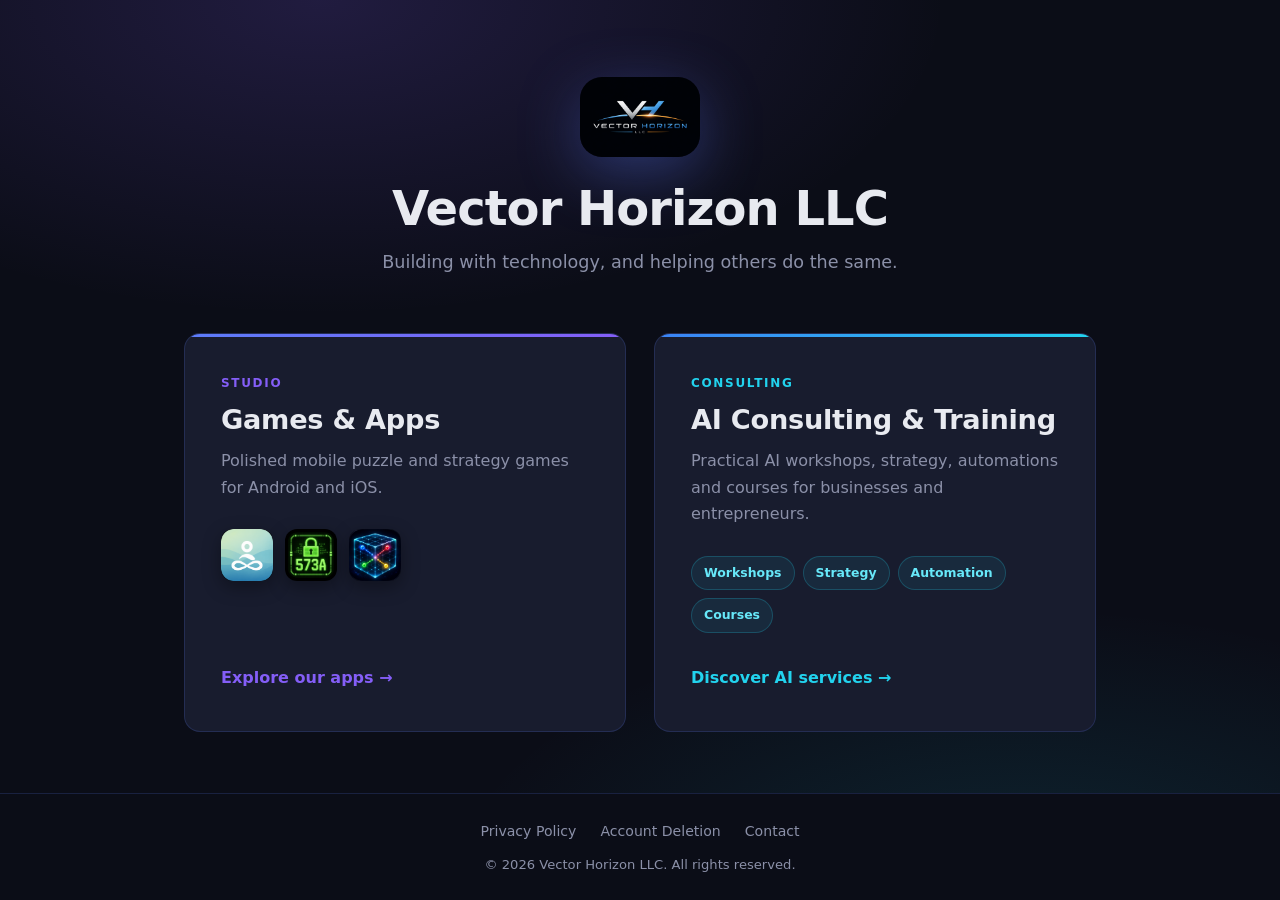
<file: index.html>
<!DOCTYPE html>
<html lang="en">
<head>
  <meta charset="UTF-8" />
  <meta name="viewport" content="width=device-width, initial-scale=1.0" />
  <meta name="description" content="Vector Horizon LLC — mobile games & apps, and practical AI consulting & training for businesses." />
  <title>Vector Horizon LLC</title>
  <meta property="og:title" content="Vector Horizon LLC" />
  <meta property="og:description" content="Mobile games & apps, and practical AI consulting & training for businesses." />
  <meta property="og:image" content="https://vectorhorizonllc.com/assets/logo.png" />
  <meta property="og:url" content="https://vectorhorizonllc.com/" />
  <link rel="stylesheet" href="css/style.css" />
  <link rel="icon" href="assets/logo.png" type="image/png" />
</head>
<body class="gateway">

  <main class="gateway-main">
    <div class="gateway-head">
      <img src="assets/logo.png" alt="Vector Horizon LLC" class="gateway-logo" />
      <h1>Vector Horizon LLC</h1>
      <p>Building with technology, and helping others do the same.</p>
    </div>

    <div class="gateway-grid">

      <a href="games/" class="gateway-card">
        <span class="gateway-kicker">Studio</span>
        <h2>Games &amp; Apps</h2>
        <p>Polished mobile puzzle and strategy games for Android and iOS.</p>
        <div class="gateway-icons" aria-hidden="true">
          <img src="assets/shinshinka-icon.png" alt="" />
          <img src="assets/codebreaker-icon.png" alt="" />
          <img src="assets/spatial-dots-icon.png" alt="" />
        </div>
        <span class="gateway-cta">Explore our apps <span aria-hidden="true">&rarr;</span></span>
      </a>

      <a href="ai/" class="gateway-card gateway-card-ai">
        <span class="gateway-kicker">Consulting</span>
        <h2>AI Consulting &amp; Training</h2>
        <p>Practical AI workshops, strategy, automations and courses for businesses and entrepreneurs.</p>
        <div class="gateway-chips" aria-hidden="true">
          <span>Workshops</span><span>Strategy</span><span>Automation</span><span>Courses</span>
        </div>
        <span class="gateway-cta">Discover AI services <span aria-hidden="true">&rarr;</span></span>
      </a>

    </div>
  </main>

  <footer class="gateway-footer">
    <ul class="footer-links">
      <li><a href="privacy.html">Privacy Policy</a></li>
      <li><a href="account-deletion.html">Account Deletion</a></li>
      <li><a href="mailto:support@vectorhorizonllc.com">Contact</a></li>
    </ul>
    <p>&copy; 2026 Vector Horizon LLC. All rights reserved.</p>
  </footer>

</body>
</html>
</file>
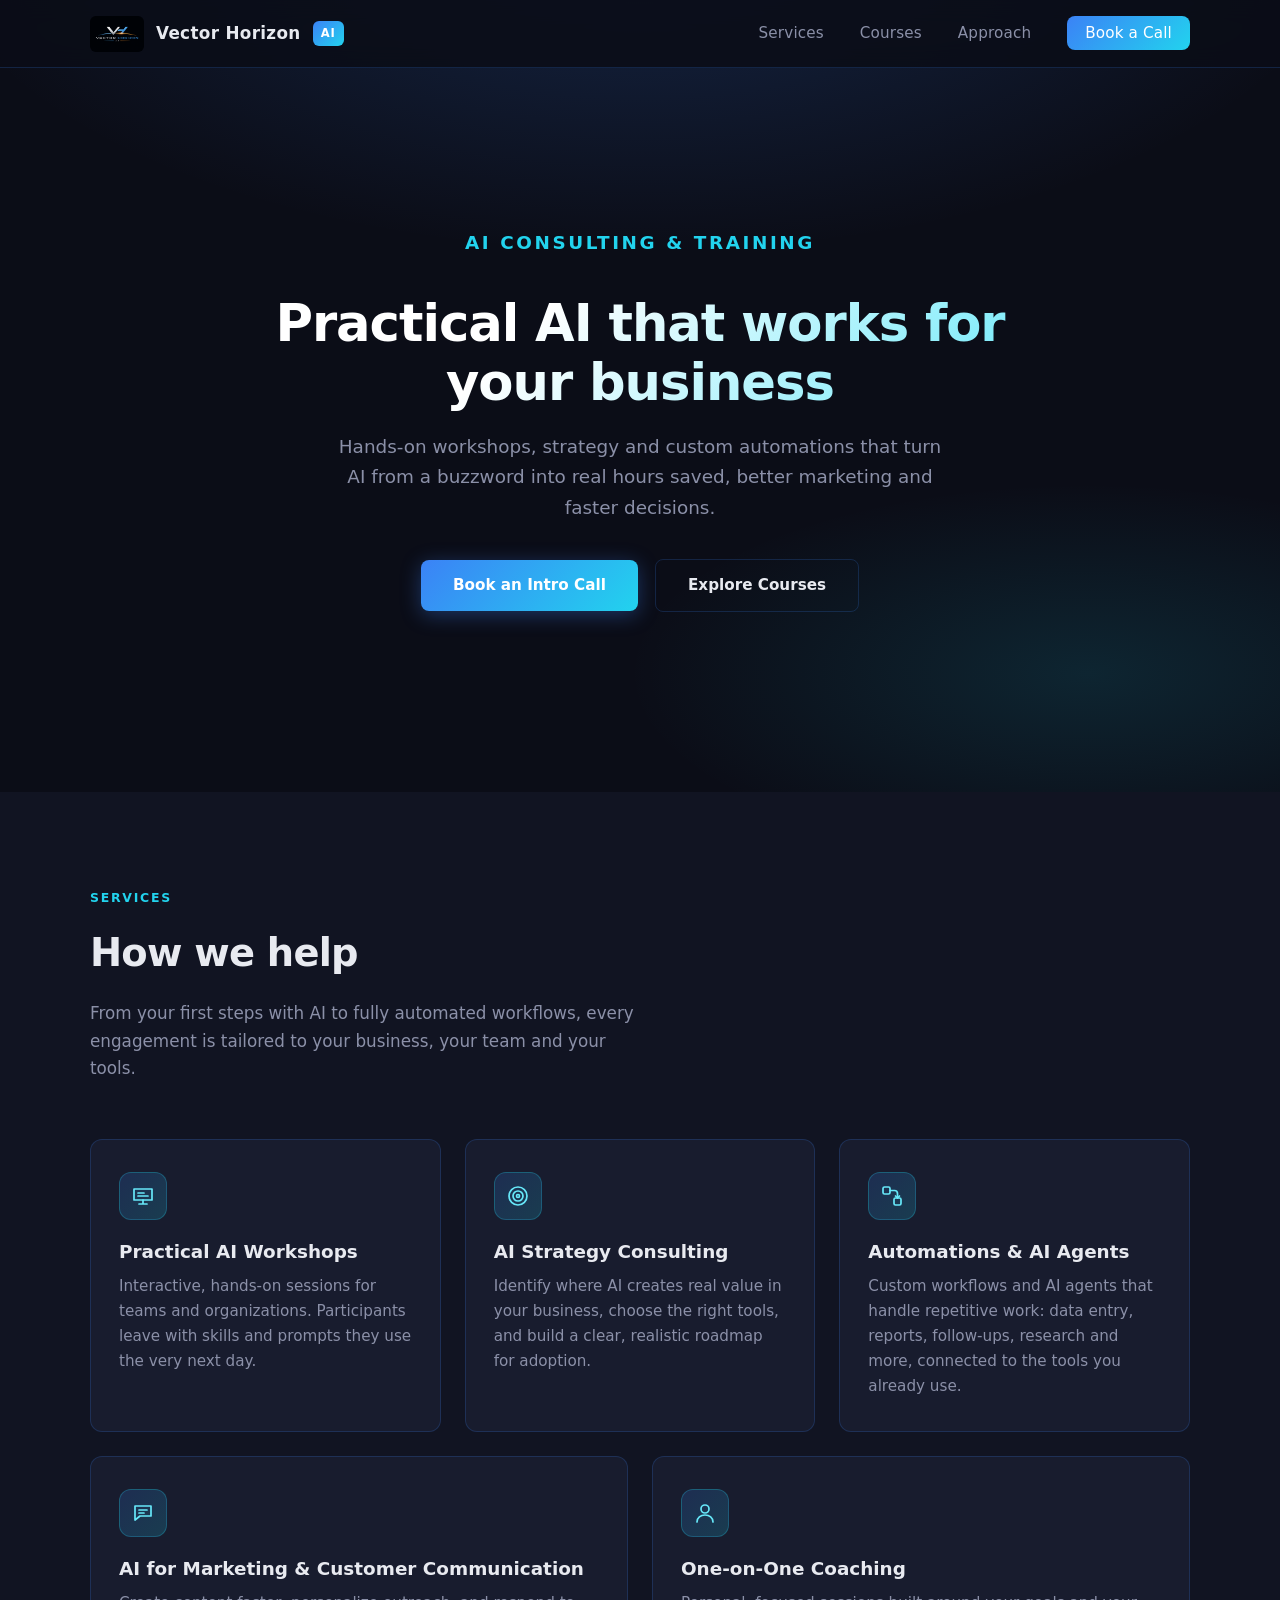
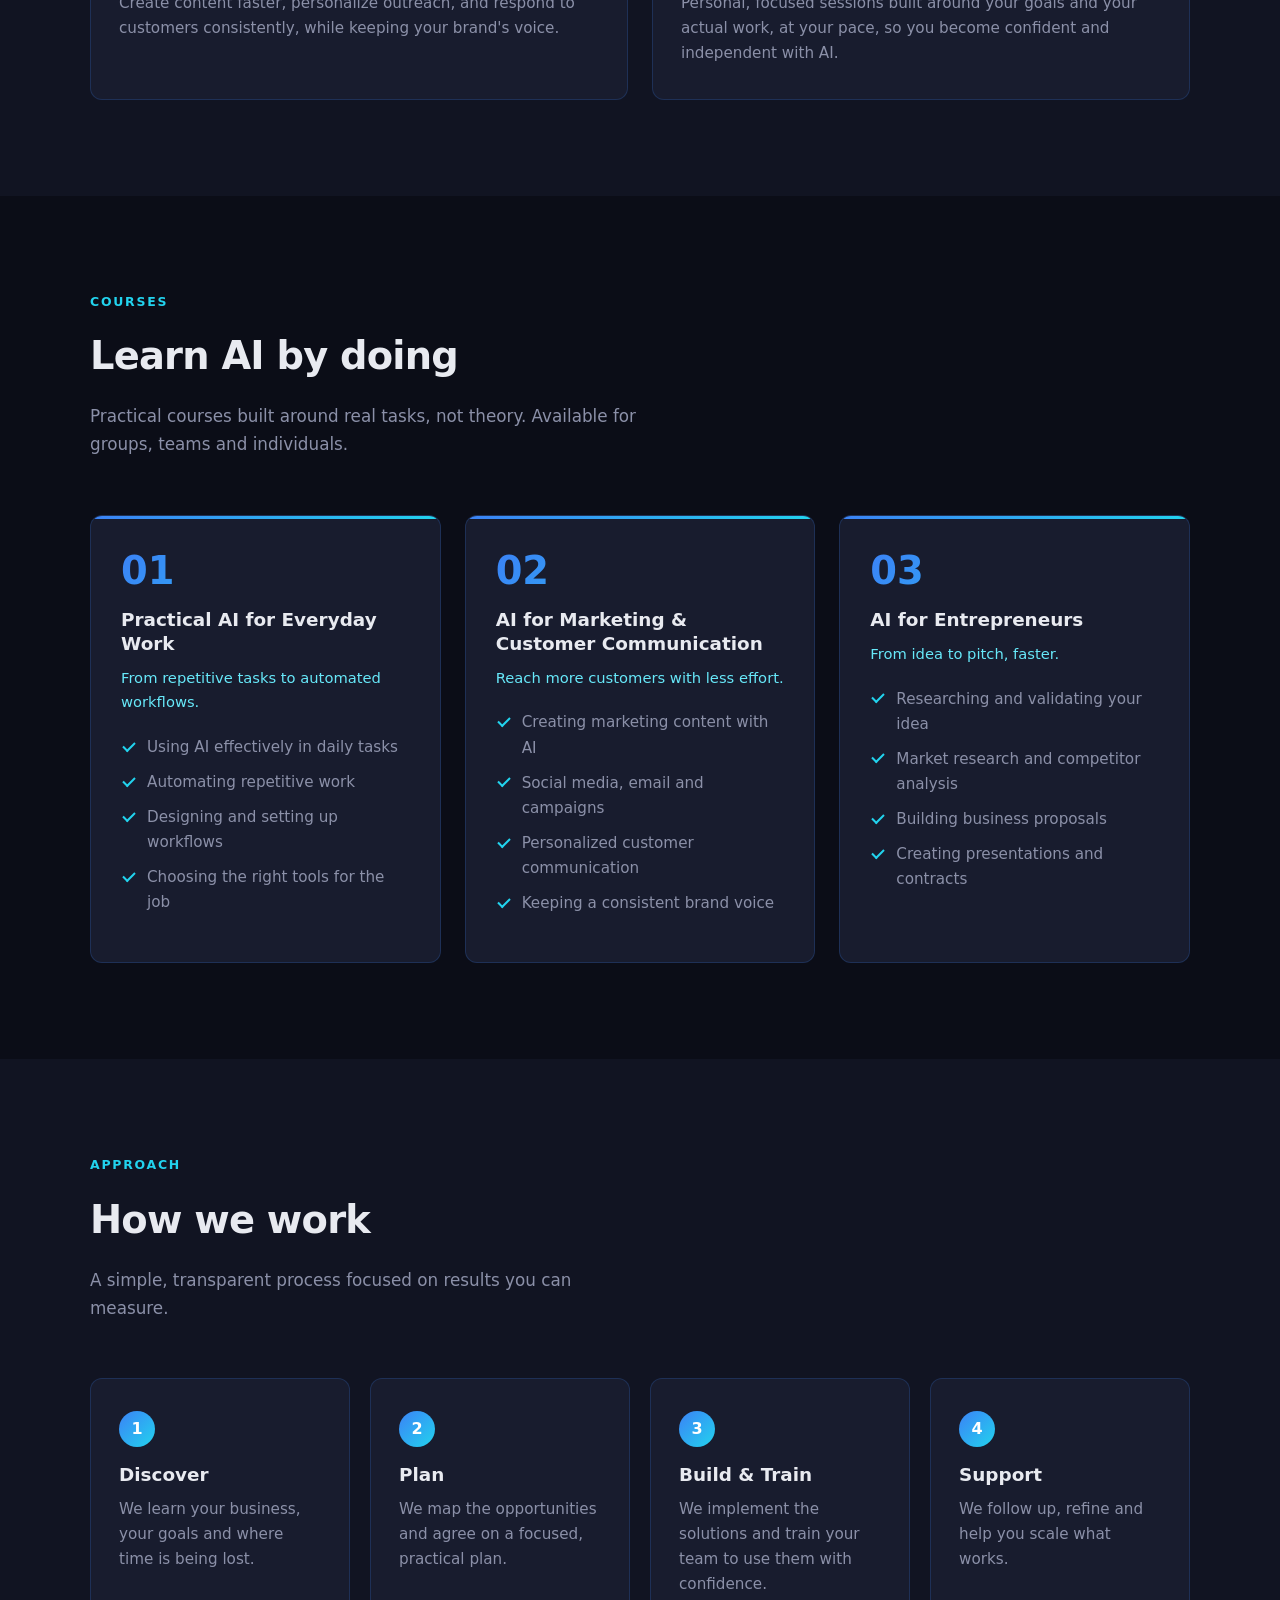
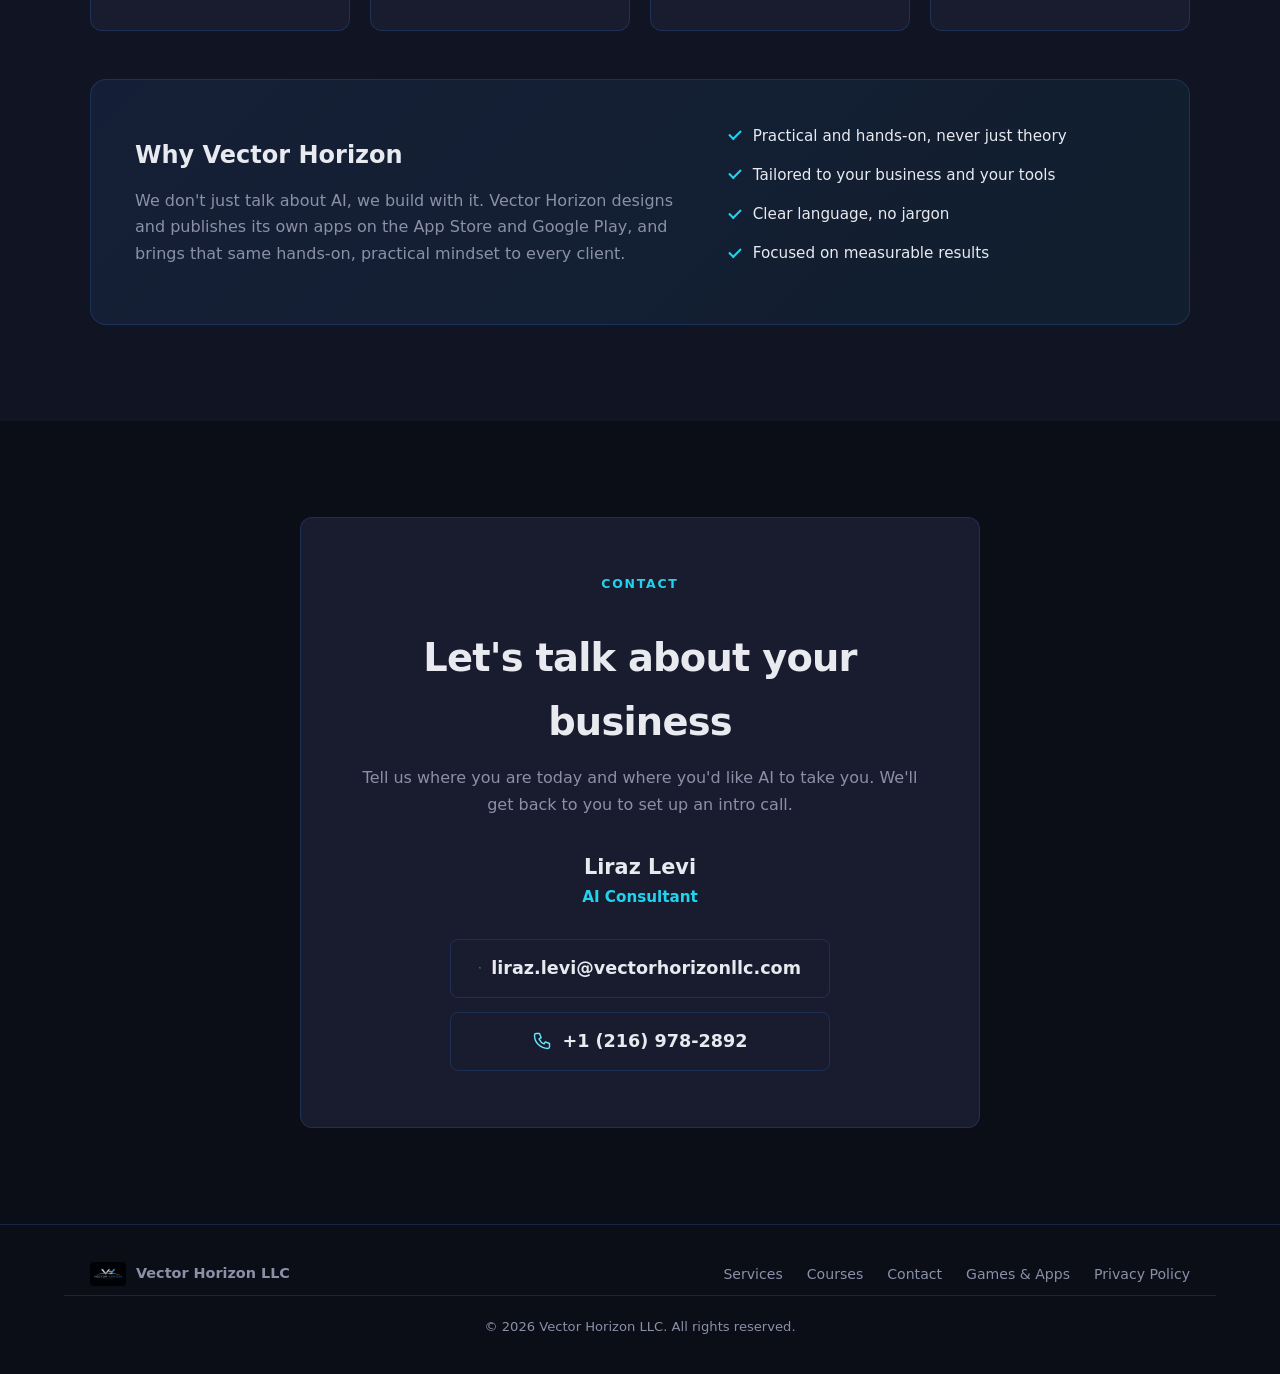
<file: ai/index.html>
<!DOCTYPE html>
<html lang="en">
<head>
  <meta charset="UTF-8" />
  <meta name="viewport" content="width=device-width, initial-scale=1.0" />
  <meta name="description" content="Vector Horizon AI — practical AI workshops, strategy consulting, automations and courses for businesses and entrepreneurs." />
  <title>AI Consulting &amp; Training — Vector Horizon LLC</title>
  <meta property="og:title" content="Vector Horizon AI — Consulting &amp; Training" />
  <meta property="og:description" content="Practical AI workshops, strategy consulting, automations and courses for businesses and entrepreneurs." />
  <meta property="og:image" content="https://vectorhorizonllc.com/assets/logo.png" />
  <meta property="og:url" content="https://vectorhorizonllc.com/ai/" />
  <link rel="stylesheet" href="../css/style.css" />
  <link rel="icon" href="../assets/logo.png" type="image/png" />
</head>
<body class="ai">

  <!-- ── Nav ──────────────────────────────────────────────────────── -->
  <nav class="nav" role="navigation" aria-label="Main navigation">
    <div class="nav-inner">
      <a href="../" class="nav-logo">
        <img src="../assets/logo.png" alt="Vector Horizon LLC logo" />
        Vector Horizon <span class="nav-logo-sub">AI</span>
      </a>
      <button class="nav-toggle" aria-label="Toggle menu" onclick="toggleMenu()">
        <span></span><span></span><span></span>
      </button>
      <ul class="nav-links" id="nav-links">
        <li><a href="#services">Services</a></li>
        <li><a href="#courses">Courses</a></li>
        <li><a href="#approach">Approach</a></li>
        <li><a href="#contact" class="nav-cta">Book a Call</a></li>
      </ul>
    </div>
  </nav>

  <!-- ── Hero ─────────────────────────────────────────────────────── -->
  <section class="hero" id="home">
    <div class="hero-inner">
      <p class="section-label">AI Consulting &amp; Training</p>
      <h1>Practical AI that works for your business</h1>
      <p>Hands-on workshops, strategy and custom automations that turn AI from a buzzword into real hours saved, better marketing and faster decisions.</p>
      <a href="#contact" class="btn btn-primary">Book an Intro Call</a>
      <a href="#courses" class="btn btn-ghost">Explore Courses</a>
    </div>
  </section>

  <!-- ── Services ─────────────────────────────────────────────────── -->
  <section id="services">
    <div class="section-inner">
      <p class="section-label">Services</p>
      <h2 class="section-title">How we help</h2>
      <p class="section-sub">From your first steps with AI to fully automated workflows, every engagement is tailored to your business, your team and your tools.</p>

      <div class="services-grid">

        <div class="service-card">
          <div class="service-icon" aria-hidden="true">
            <svg viewBox="0 0 24 24"><path d="M3 5h18v11H3z"/><path d="M8 20h8M12 16v4"/><path d="M7 9h6M7 12h10"/></svg>
          </div>
          <h3>Practical AI Workshops</h3>
          <p>Interactive, hands-on sessions for teams and organizations. Participants leave with skills and prompts they use the very next day.</p>
        </div>

        <div class="service-card">
          <div class="service-icon" aria-hidden="true">
            <svg viewBox="0 0 24 24"><circle cx="12" cy="12" r="9"/><circle cx="12" cy="12" r="5"/><circle cx="12" cy="12" r="1.5"/></svg>
          </div>
          <h3>AI Strategy Consulting</h3>
          <p>Identify where AI creates real value in your business, choose the right tools, and build a clear, realistic roadmap for adoption.</p>
        </div>

        <div class="service-card">
          <div class="service-icon" aria-hidden="true">
            <svg viewBox="0 0 24 24"><rect x="3" y="3" width="7" height="7" rx="1.5"/><rect x="14" y="14" width="7" height="7" rx="1.5"/><path d="M10 6.5h4.5a3 3 0 0 1 3 3V14"/><path d="M15.5 12l2 2 2-2"/></svg>
          </div>
          <h3>Automations &amp; AI Agents</h3>
          <p>Custom workflows and AI agents that handle repetitive work: data entry, reports, follow-ups, research and more, connected to the tools you already use.</p>
        </div>

        <div class="service-card">
          <div class="service-icon" aria-hidden="true">
            <svg viewBox="0 0 24 24"><path d="M4 5h16v10H9l-5 4z"/><path d="M8 9h8M8 12h5"/></svg>
          </div>
          <h3>AI for Marketing &amp; Customer Communication</h3>
          <p>Create content faster, personalize outreach, and respond to customers consistently, while keeping your brand's voice.</p>
        </div>

        <div class="service-card">
          <div class="service-icon" aria-hidden="true">
            <svg viewBox="0 0 24 24"><circle cx="12" cy="8" r="4"/><path d="M4 21c0-4.4 3.6-7 8-7s8 2.6 8 7"/></svg>
          </div>
          <h3>One-on-One Coaching</h3>
          <p>Personal, focused sessions built around your goals and your actual work, at your pace, so you become confident and independent with AI.</p>
        </div>

      </div>
    </div>
  </section>

  <!-- ── Courses ──────────────────────────────────────────────────── -->
  <section id="courses">
    <div class="section-inner">
      <p class="section-label">Courses</p>
      <h2 class="section-title">Learn AI by doing</h2>
      <p class="section-sub">Practical courses built around real tasks, not theory. Available for groups, teams and individuals.</p>

      <div class="courses-grid">

        <div class="course-card">
          <span class="course-num">01</span>
          <h3>Practical AI for Everyday Work</h3>
          <p class="course-tagline">From repetitive tasks to automated workflows.</p>
          <ul>
            <li>Using AI effectively in daily tasks</li>
            <li>Automating repetitive work</li>
            <li>Designing and setting up workflows</li>
            <li>Choosing the right tools for the job</li>
          </ul>
        </div>

        <div class="course-card">
          <span class="course-num">02</span>
          <h3>AI for Marketing &amp; Customer Communication</h3>
          <p class="course-tagline">Reach more customers with less effort.</p>
          <ul>
            <li>Creating marketing content with AI</li>
            <li>Social media, email and campaigns</li>
            <li>Personalized customer communication</li>
            <li>Keeping a consistent brand voice</li>
          </ul>
        </div>

        <div class="course-card">
          <span class="course-num">03</span>
          <h3>AI for Entrepreneurs</h3>
          <p class="course-tagline">From idea to pitch, faster.</p>
          <ul>
            <li>Researching and validating your idea</li>
            <li>Market research and competitor analysis</li>
            <li>Building business proposals</li>
            <li>Creating presentations and contracts</li>
          </ul>
        </div>

      </div>
    </div>
  </section>

  <!-- ── Approach ─────────────────────────────────────────────────── -->
  <section id="approach">
    <div class="section-inner">
      <p class="section-label">Approach</p>
      <h2 class="section-title">How we work</h2>
      <p class="section-sub">A simple, transparent process focused on results you can measure.</p>

      <div class="steps-grid">
        <div class="step">
          <span class="step-num">1</span>
          <h3>Discover</h3>
          <p>We learn your business, your goals and where time is being lost.</p>
        </div>
        <div class="step">
          <span class="step-num">2</span>
          <h3>Plan</h3>
          <p>We map the opportunities and agree on a focused, practical plan.</p>
        </div>
        <div class="step">
          <span class="step-num">3</span>
          <h3>Build &amp; Train</h3>
          <p>We implement the solutions and train your team to use them with confidence.</p>
        </div>
        <div class="step">
          <span class="step-num">4</span>
          <h3>Support</h3>
          <p>We follow up, refine and help you scale what works.</p>
        </div>
      </div>

      <div class="why-box">
        <div>
          <h3>Why Vector Horizon</h3>
          <p>We don't just talk about AI, we build with it. Vector Horizon designs and publishes its own apps on the App Store and Google Play, and brings that same hands-on, practical mindset to every client.</p>
        </div>
        <ul class="why-list">
          <li>Practical and hands-on, never just theory</li>
          <li>Tailored to your business and your tools</li>
          <li>Clear language, no jargon</li>
          <li>Focused on measurable results</li>
        </ul>
      </div>
    </div>
  </section>

  <!-- ── Contact ────────────────────────────────────────────────────── -->
  <section id="contact">
    <div class="section-inner">
      <div class="contact-box">
        <p class="section-label">Contact</p>
        <h2 class="section-title">Let's talk about your business</h2>
        <p>Tell us where you are today and where you'd like AI to take you. We'll get back to you to set up an intro call.</p>
        <div class="contact-person">
          <strong>Liraz Levi</strong>
          <span>AI Consultant</span>
        </div>
        <div class="contact-actions">
          <a href="mailto:liraz.levi@vectorhorizonllc.com?subject=AI%20consulting%20inquiry" class="contact-link">
            <svg viewBox="0 0 24 24" width="20" height="20" aria-hidden="true"><rect x="3" y="5" width="18" height="14" rx="2"/><path d="M3 7l9 6 9-6"/></svg>
            liraz.levi@vectorhorizonllc.com
          </a>
          <a href="tel:+12169782892" class="contact-link">
            <svg viewBox="0 0 24 24" width="20" height="20" aria-hidden="true"><path d="M5 3h4l2 5-2.5 1.5a11 11 0 0 0 6 6L16 13l5 2v4a2 2 0 0 1-2 2A16 16 0 0 1 3 5a2 2 0 0 1 2-2z"/></svg>
            +1 (216) 978-2892
          </a>
        </div>
      </div>
    </div>
  </section>

  <!-- ── Footer ─────────────────────────────────────────────────────── -->
  <footer>
    <div class="footer-inner">
      <div class="footer-logo">
        <img src="../assets/logo.png" alt="Vector Horizon LLC" />
        Vector Horizon LLC
      </div>
      <ul class="footer-links">
        <li><a href="#services">Services</a></li>
        <li><a href="#courses">Courses</a></li>
        <li><a href="#contact">Contact</a></li>
        <li><a href="../games/">Games &amp; Apps</a></li>
        <li><a href="../privacy.html">Privacy Policy</a></li>
      </ul>
    </div>
    <p class="footer-copy">&copy; 2026 Vector Horizon LLC. All rights reserved.</p>
  </footer>

  <script>
    function toggleMenu() {
      document.getElementById('nav-links').classList.toggle('open');
    }
    // close menu on link click (mobile)
    document.querySelectorAll('.nav-links a').forEach(function(link) {
      link.addEventListener('click', function() {
        document.getElementById('nav-links').classList.remove('open');
      });
    });
  </script>

</body>
</html>
</file>
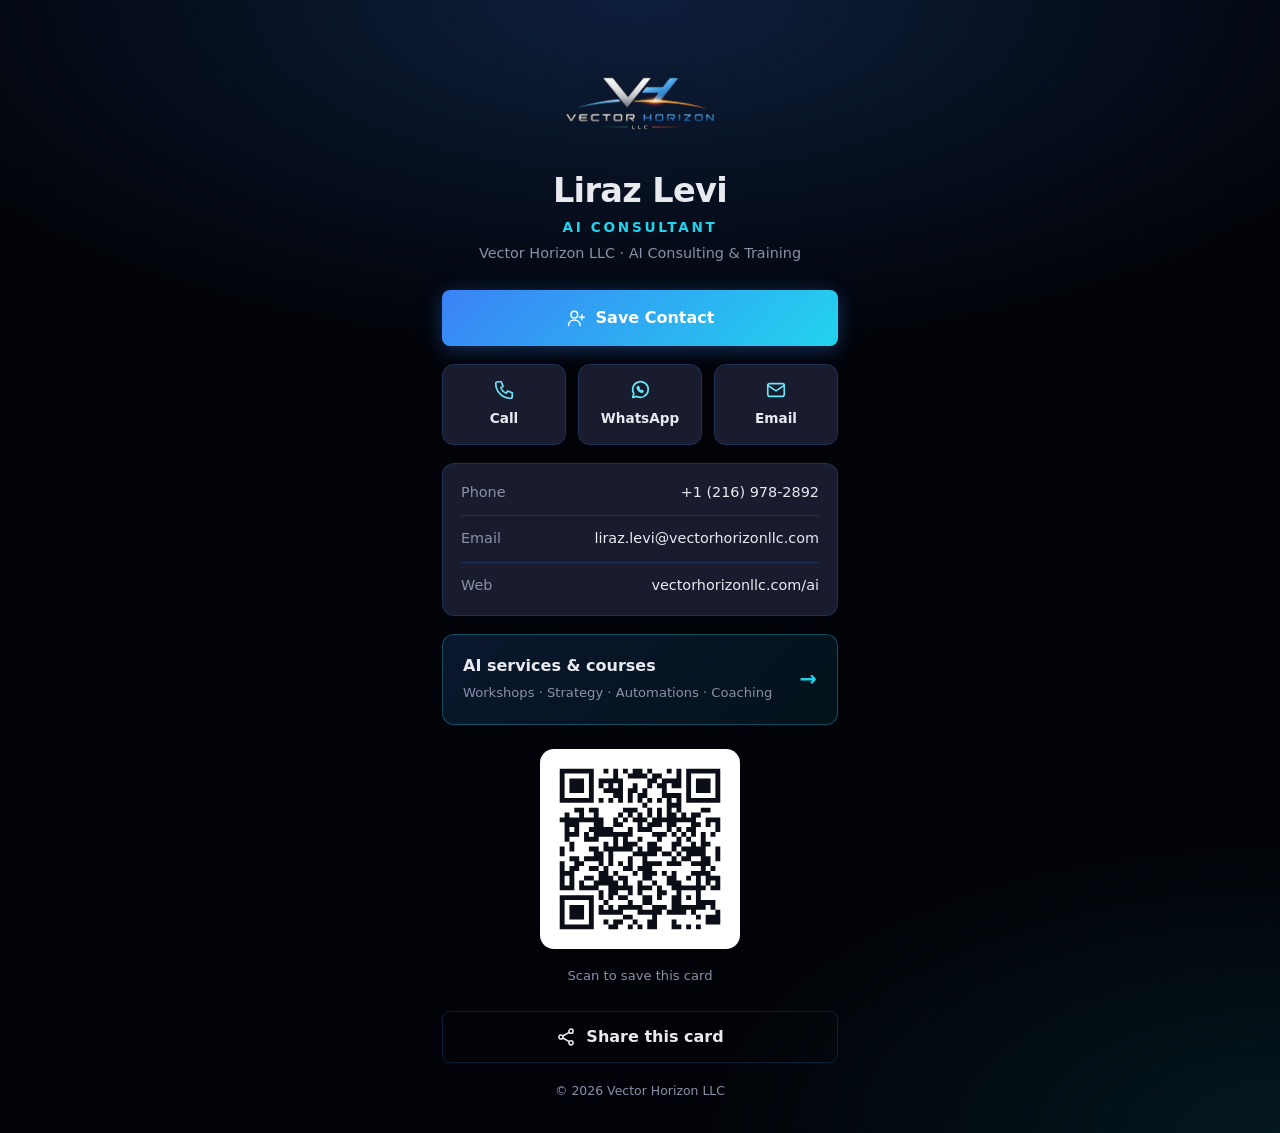
<file: card/index.html>
<!DOCTYPE html>
<html lang="en">
<head>
  <meta charset="UTF-8" />
  <meta name="viewport" content="width=device-width, initial-scale=1.0" />
  <meta name="description" content="Liraz Levi — AI Consultant, Vector Horizon LLC. AI consulting, workshops, automations and courses." />
  <title>Liraz Levi — AI Consultant | Vector Horizon LLC</title>
  <meta property="og:title" content="Liraz Levi — AI Consultant" />
  <meta property="og:description" content="Vector Horizon LLC · AI Consulting &amp; Training" />
  <meta property="og:image" content="https://vectorhorizonllc.com/assets/logo.png" />
  <meta property="og:url" content="https://vectorhorizonllc.com/card/" />
  <meta name="theme-color" content="#010308" />
  <link rel="stylesheet" href="../css/style.css" />
  <link rel="icon" href="../assets/logo.png" type="image/png" />
</head>
<body class="ai vcard-page">

  <main class="vcard">

    <div class="vcard-head">
      <img src="../assets/logo.png" alt="Vector Horizon LLC" class="vcard-logo" />
      <h1>Liraz Levi</h1>
      <p class="vcard-title">AI Consultant</p>
      <p class="vcard-sub">Vector Horizon LLC · AI Consulting &amp; Training</p>
    </div>

    <a href="liraz-levi.vcf" class="btn btn-primary vcard-save">
      <svg viewBox="0 0 24 24" aria-hidden="true"><circle cx="10" cy="8" r="4"/><path d="M3 21c0-4 3-6.5 7-6.5s7 2.5 7 6.5"/><path d="M19 8v6M16 11h6"/></svg>
      Save Contact
    </a>

    <div class="vcard-actions">
      <a href="tel:+12169782892" class="vcard-action">
        <svg viewBox="0 0 24 24" aria-hidden="true"><path d="M5 3h4l2 5-2.5 1.5a11 11 0 0 0 6 6L16 13l5 2v4a2 2 0 0 1-2 2A16 16 0 0 1 3 5a2 2 0 0 1 2-2z"/></svg>
        Call
      </a>
      <a href="https://wa.me/12169782892" class="vcard-action" target="_blank" rel="noopener">
        <svg viewBox="0 0 24 24" aria-hidden="true"><path d="M4 20l1.3-4A8.5 8.5 0 1 1 8.6 19z"/><path d="M9 9.5c.3 2 2.2 4.2 5 5l1.2-1.2-1.8-1-.8.7c-1-.5-1.8-1.3-2.2-2.2l.7-.8-1-1.8z"/></svg>
        WhatsApp
      </a>
      <a href="mailto:liraz.levi@vectorhorizonllc.com?subject=AI%20consulting%20inquiry" class="vcard-action">
        <svg viewBox="0 0 24 24" aria-hidden="true"><rect x="3" y="5" width="18" height="14" rx="2"/><path d="M3 7l9 6 9-6"/></svg>
        Email
      </a>
    </div>

    <ul class="vcard-details">
      <li><span>Phone</span><a href="tel:+12169782892">+1 (216) 978-2892</a></li>
      <li><span>Email</span><a href="mailto:liraz.levi@vectorhorizonllc.com">liraz.levi@vectorhorizonllc.com</a></li>
      <li><span>Web</span><a href="../ai/">vectorhorizonllc.com/ai</a></li>
    </ul>

    <a href="../ai/" class="vcard-services">
      <div>
        <strong>AI services &amp; courses</strong>
        <span>Workshops · Strategy · Automations · Coaching</span>
      </div>
      <span aria-hidden="true">&rarr;</span>
    </a>

    <div class="vcard-qr">
      <div class="qr-box"><img src="qr-card.svg" alt="QR code to this digital business card" /></div>
      <p>Scan to save this card</p>
    </div>

    <button type="button" class="btn btn-ghost vcard-share" onclick="shareCard()">
      <svg viewBox="0 0 24 24" aria-hidden="true"><circle cx="18" cy="5" r="2.5"/><circle cx="6" cy="12" r="2.5"/><circle cx="18" cy="19" r="2.5"/><path d="M8.2 10.8l7.6-4.4M8.2 13.2l7.6 4.4"/></svg>
      <span id="share-label">Share this card</span>
    </button>

    <p class="vcard-foot">&copy; 2026 Vector Horizon LLC</p>
  </main>

  <script>
    function shareCard() {
      var url = 'https://vectorhorizonllc.com/card/';
      if (navigator.share) {
        navigator.share({ title: 'Liraz Levi — AI Consultant', text: 'Liraz Levi · AI Consultant · Vector Horizon LLC', url: url }).catch(function() {});
      } else if (navigator.clipboard) {
        navigator.clipboard.writeText(url).then(function() {
          document.getElementById('share-label').textContent = 'Link copied!';
        });
      }
    }
  </script>

</body>
</html>
</file>
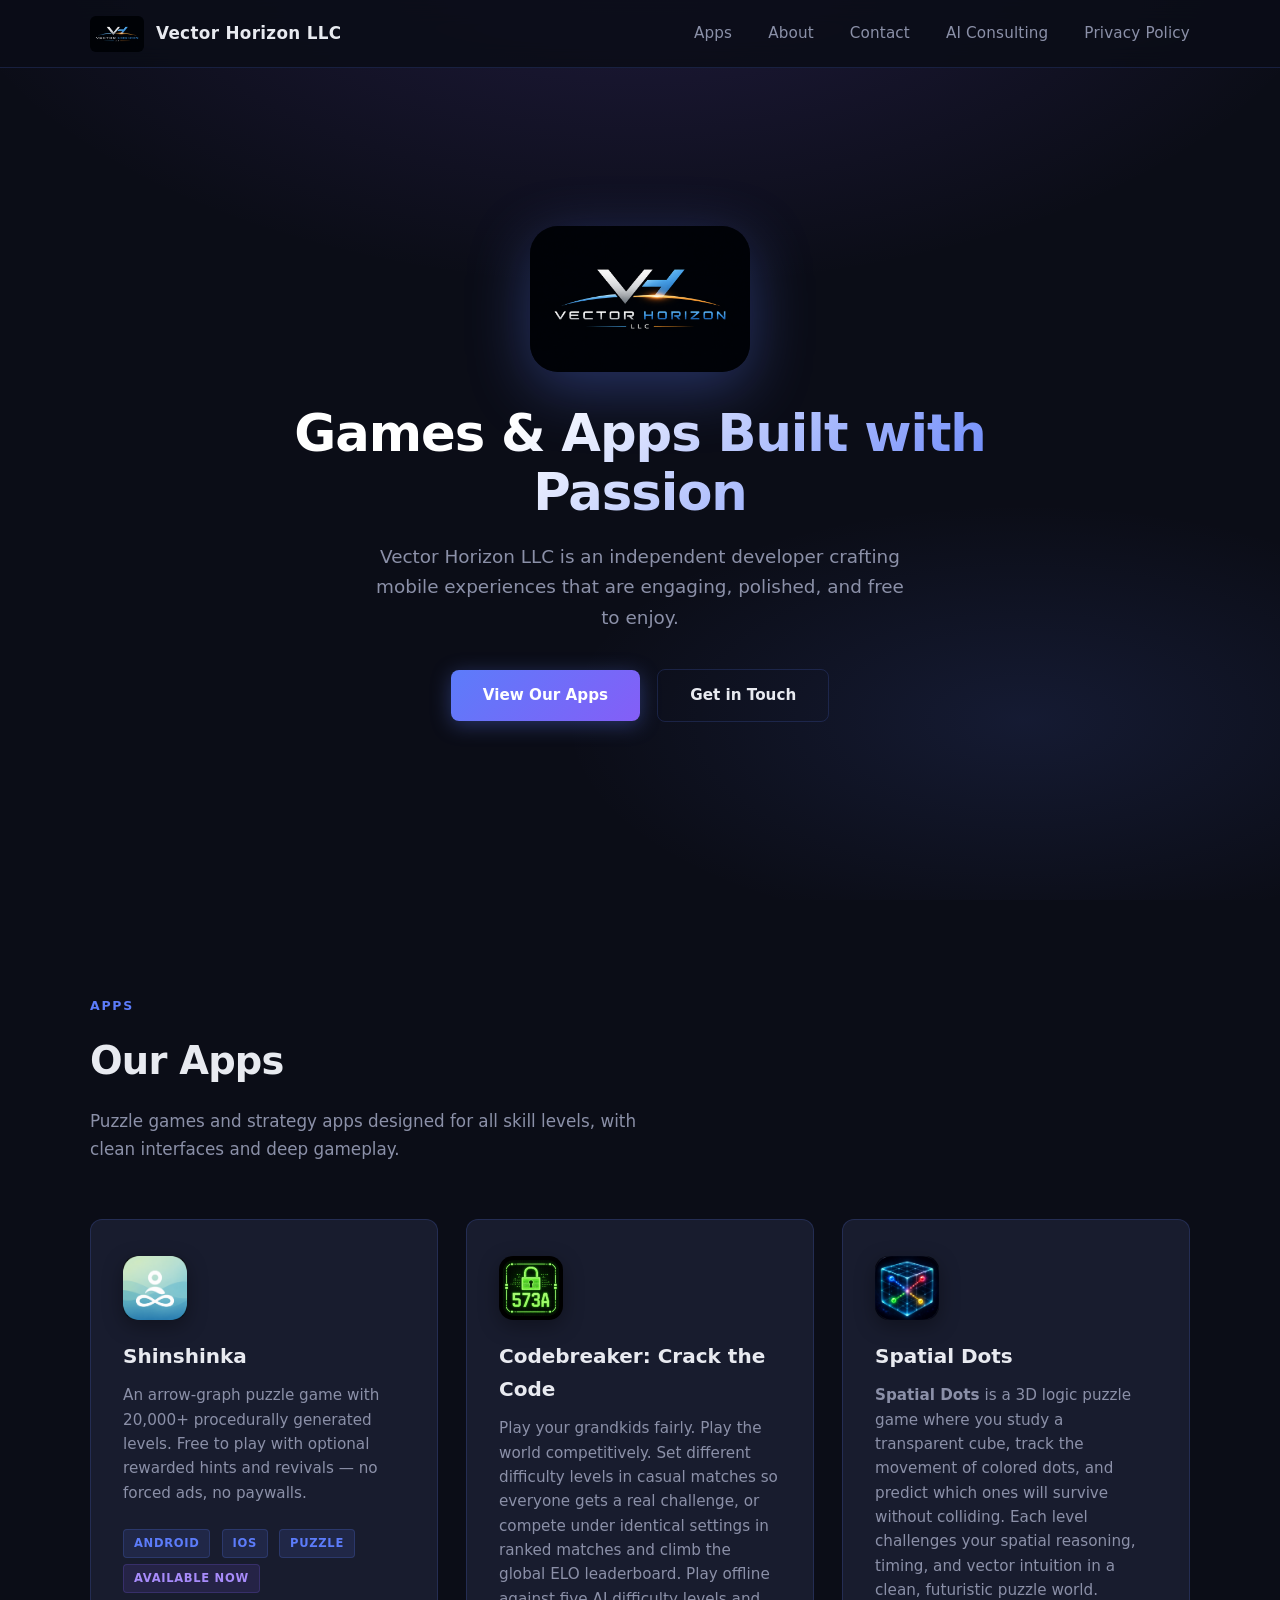
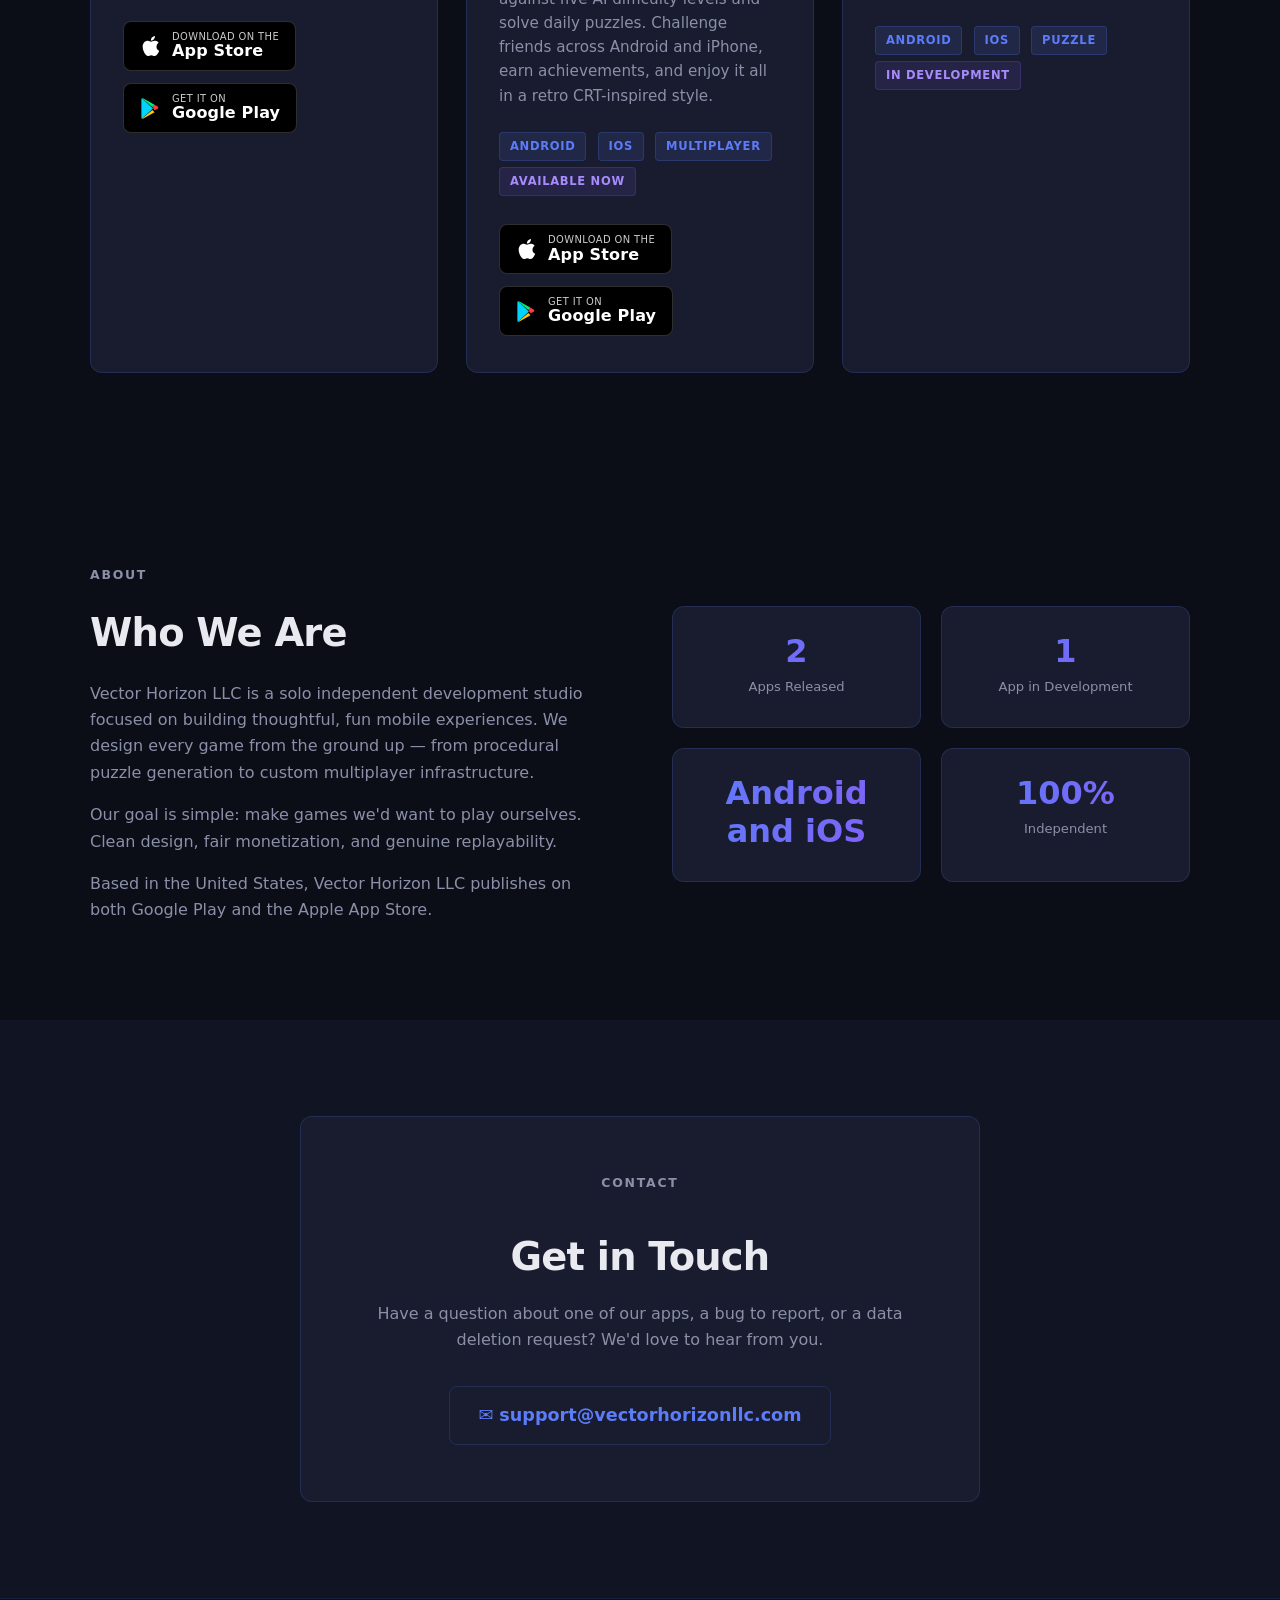
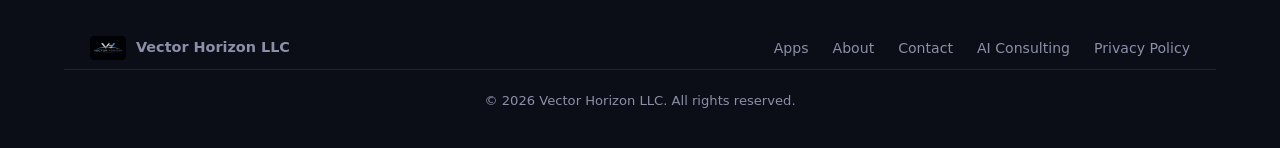
<file: games/index.html>
<!DOCTYPE html>
<html lang="en">
<head>
  <meta charset="UTF-8" />
  <meta name="viewport" content="width=device-width, initial-scale=1.0" />
  <meta name="description" content="Vector Horizon LLC — Independent developer of mobile games and apps." />
  <title>Games &amp; Apps — Vector Horizon LLC</title>
  <link rel="stylesheet" href="../css/style.css" />
  <link rel="icon" href="../assets/logo.png" type="image/png" />
</head>
<body>

  <!-- ── Nav ──────────────────────────────────────────────────────── -->
  <nav class="nav" role="navigation" aria-label="Main navigation">
    <div class="nav-inner">
      <a href="../" class="nav-logo">
        <img src="../assets/logo.png" alt="Vector Horizon LLC logo" />
        Vector Horizon LLC
      </a>
      <button class="nav-toggle" aria-label="Toggle menu" onclick="toggleMenu()">
        <span></span><span></span><span></span>
      </button>
      <ul class="nav-links" id="nav-links">
        <li><a href="#apps">Apps</a></li>
        <li><a href="#about">About</a></li>
        <li><a href="#contact">Contact</a></li>
        <li><a href="../ai/">AI Consulting</a></li>
        <li><a href="../privacy.html">Privacy Policy</a></li>
      </ul>
    </div>
  </nav>

  <!-- ── Hero ─────────────────────────────────────────────────────── -->
  <section class="hero" id="home">
    <div class="hero-inner">
      <img src="../assets/logo.png" alt="Vector Horizon LLC" class="hero-logo" />
      <h1>Games & Apps Built with Passion</h1>
      <p>Vector Horizon LLC is an independent developer crafting mobile experiences that are engaging, polished, and free to enjoy.</p>
      <a href="#apps" class="btn btn-primary">View Our Apps</a>
      <a href="#contact" class="btn btn-ghost">Get in Touch</a>
    </div>
  </section>

  <!-- ── Apps ─────────────────────────────────────────────────────── -->
  <section id="apps">
    <div class="section-inner">
      <p class="section-label">Apps</p>
      <h2 class="section-title">Our Apps</h2>
      <p class="section-sub">Puzzle games and strategy apps designed for all skill levels, with clean interfaces and deep gameplay.</p>

      <div class="products-grid">

        <div class="product-card">
          <img src="../assets/shinshinka-icon.png" alt="Shinshinka app icon" class="product-icon" />
          <h3>Shinshinka</h3>
          <p>
            An arrow-graph puzzle game with 20,000+ procedurally generated levels. Free to play with optional rewarded hints and revivals — no forced ads, no paywalls.
          </p>
          <span class="tag">Android</span>
          <span class="tag">iOS</span>
          <span class="tag">Puzzle</span>
          <span class="tag purple">Available Now</span>

          <div class="store-badges">
            <a class="store-badge" href="https://apps.apple.com/il/app/id6781708433" target="_blank" rel="noopener" aria-label="Download Shinshinka on the App Store">
              <svg viewBox="0 0 24 24" width="22" height="22" fill="currentColor" aria-hidden="true">
                <path d="M16.365 1.43c0 1.14-.493 2.27-1.177 3.08-.744.9-1.99 1.57-2.987 1.57-.12 0-.23-.02-.3-.03-.01-.06-.04-.22-.04-.39 0-1.13.572-2.27 1.206-2.98.804-.94 2.142-1.64 3.248-1.68.03.13.05.28.05.43zm4.565 15.71c-.03.07-.463 1.58-1.518 3.12-.945 1.34-1.94 2.71-3.43 2.71-1.517 0-1.9-.88-3.63-.88-1.698 0-2.302.91-3.67.91-1.377 0-2.332-1.26-3.428-2.8-1.287-1.82-2.323-4.63-2.323-7.28 0-4.28 2.797-6.55 5.552-6.55 1.448 0 2.675.95 3.6.95.865 0 2.222-1.01 3.902-1.01.613 0 2.886.06 4.374 2.19-.13.09-2.383 1.37-2.383 4.19 0 3.26 2.854 4.42 2.955 4.45z"/>
              </svg>
              <span class="store-badge-text">
                <small>Download on the</small>
                App Store
              </span>
            </a>
            <a class="store-badge" href="https://play.google.com/store/apps/details?id=com.vectorhorizonllc.shinshinka" target="_blank" rel="noopener" aria-label="Get Shinshinka on Google Play">
              <svg viewBox="0 0 512 512" width="22" height="22" aria-hidden="true">
                <path fill="#00d3ff" d="M47 30 300 268 47 506c-9-5-15-15-15-27V57c0-12 6-22 15-27z"/>
                <path fill="#00f076" d="M47 30c4-2 9-3 13-3 7 0 14 2 20 6l260 148-53 51z"/>
                <path fill="#ff3a44" d="M287 232 340 181l70 40c19 11 19 39 0 50l-70 40z"/>
                <path fill="#ffc800" d="M287 304 340 355 80 503c-6 4-13 6-20 6-4 0-9-1-13-3z"/>
              </svg>
              <span class="store-badge-text">
                <small>Get it on</small>
                Google Play
              </span>
            </a>
          </div>
        </div>

        <div class="product-card">
          <img src="../assets/codebreaker-icon.png" alt="Codebreaker: Crack the Code app icon" class="product-icon" />
          <h3>Codebreaker: Crack the Code</h3>
          <p>
            Play your grandkids fairly. Play the world competitively. Set different difficulty levels in casual matches so everyone gets a real challenge, or compete under identical settings in ranked matches and climb the global ELO leaderboard. Play offline against five AI difficulty levels and solve daily puzzles. Challenge friends across Android and iPhone, earn achievements, and enjoy it all in a retro CRT-inspired style.
          </p>
          <span class="tag">Android</span>
          <span class="tag">iOS</span>
          <span class="tag">Multiplayer</span>
          <span class="tag purple">Available Now</span>

          <div class="store-badges">
            <a class="store-badge" href="https://apps.apple.com/us/app/codebreaker-crack-the-code/id6786764415" target="_blank" rel="noopener" aria-label="Download Codebreaker on the App Store">
              <svg viewBox="0 0 24 24" width="22" height="22" fill="currentColor" aria-hidden="true">
                <path d="M16.365 1.43c0 1.14-.493 2.27-1.177 3.08-.744.9-1.99 1.57-2.987 1.57-.12 0-.23-.02-.3-.03-.01-.06-.04-.22-.04-.39 0-1.13.572-2.27 1.206-2.98.804-.94 2.142-1.64 3.248-1.68.03.13.05.28.05.43zm4.565 15.71c-.03.07-.463 1.58-1.518 3.12-.945 1.34-1.94 2.71-3.43 2.71-1.517 0-1.9-.88-3.63-.88-1.698 0-2.302.91-3.67.91-1.377 0-2.332-1.26-3.428-2.8-1.287-1.82-2.323-4.63-2.323-7.28 0-4.28 2.797-6.55 5.552-6.55 1.448 0 2.675.95 3.6.95.865 0 2.222-1.01 3.902-1.01.613 0 2.886.06 4.374 2.19-.13.09-2.383 1.37-2.383 4.19 0 3.26 2.854 4.42 2.955 4.45z"/>
              </svg>
              <span class="store-badge-text">
                <small>Download on the</small>
                App Store
              </span>
            </a>
            <a class="store-badge" href="https://play.google.com/store/apps/details?id=com.vectorhorizonllc.codebreaker&pli=1" target="_blank" rel="noopener" aria-label="Get Codebreaker on Google Play">
              <svg viewBox="0 0 512 512" width="22" height="22" aria-hidden="true">
                <path fill="#00d3ff" d="M47 30 300 268 47 506c-9-5-15-15-15-27V57c0-12 6-22 15-27z"/>
                <path fill="#00f076" d="M47 30c4-2 9-3 13-3 7 0 14 2 20 6l260 148-53 51z"/>
                <path fill="#ff3a44" d="M287 232 340 181l70 40c19 11 19 39 0 50l-70 40z"/>
                <path fill="#ffc800" d="M287 304 340 355 80 503c-6 4-13 6-20 6-4 0-9-1-13-3z"/>
              </svg>
              <span class="store-badge-text">
                <small>Get it on</small>
                Google Play
              </span>
            </a>
          </div>
        </div>

        <div class="product-card">
          <img src="../assets/spatial-dots-icon.png" alt="Spatial Dots app icon" class="product-icon" />
          <h3>Spatial Dots</h3>
          <p>
            <strong>Spatial Dots</strong> is a 3D logic puzzle game where you study a transparent cube, track the movement of colored dots, and predict which ones will survive without colliding. Each level challenges your spatial reasoning, timing, and vector intuition in a clean, futuristic puzzle world.
          </p>
          <span class="tag">Android</span>
          <span class="tag">iOS</span>
          <span class="tag">Puzzle</span>
          <span class="tag purple">In Development</span>
        </div>

      </div>
    </div>
  </section>

  <!-- ── About ─────────────────────────────────────────────────────── -->
  <section id="about">
    <div class="section-inner">
      <div class="about-grid">
        <div class="about-text">
          <p class="section-label">About</p>
          <h2 class="section-title">Who We Are</h2>
          <p>Vector Horizon LLC is a solo independent development studio focused on building thoughtful, fun mobile experiences. We design every game from the ground up — from procedural puzzle generation to custom multiplayer infrastructure.</p>
          <p>Our goal is simple: make games we'd want to play ourselves. Clean design, fair monetization, and genuine replayability.</p>
          <p>Based in the United States, Vector Horizon LLC publishes on both Google Play and the Apple App Store.</p>
        </div>
        <div class="stat-grid">
          <div class="stat-card">
            <span class="number">2</span>
            <span class="label">Apps Released</span>
          </div>
          <div class="stat-card">
            <span class="number">1</span>
            <span class="label">App in Development</span>
          </div>
          <div class="stat-card">
            <span class="number">Android</span>
            <span class="number">and iOS</span>
          </div>
          <div class="stat-card">
            <span class="number">100%</span>
            <span class="label">Independent</span>
          </div>
        </div>
      </div>
    </div>
  </section>

  <!-- ── Contact ────────────────────────────────────────────────────── -->
  <section id="contact">
    <div class="section-inner">
      <div class="contact-box">
        <p class="section-label">Contact</p>
        <h2 class="section-title">Get in Touch</h2>
        <p>Have a question about one of our apps, a bug to report, or a data deletion request? We'd love to hear from you.</p>
        <a href="mailto:support@vectorhorizonllc.com" class="contact-link">
          &#x2709;&#xFE0F; support@vectorhorizonllc.com
        </a>
      </div>
    </div>
  </section>

  <!-- ── Footer ─────────────────────────────────────────────────────── -->
  <footer>
    <div class="footer-inner">
      <div class="footer-logo">
        <img src="../assets/logo.png" alt="Vector Horizon LLC" />
        Vector Horizon LLC
      </div>
      <ul class="footer-links">
        <li><a href="#apps">Apps</a></li>
        <li><a href="#about">About</a></li>
        <li><a href="#contact">Contact</a></li>
        <li><a href="../ai/">AI Consulting</a></li>
        <li><a href="../privacy.html">Privacy Policy</a></li>
      </ul>
    </div>
    <p class="footer-copy">&copy; 2026 Vector Horizon LLC. All rights reserved.</p>
  </footer>

  <script>
    function toggleMenu() {
      document.getElementById('nav-links').classList.toggle('open');
    }
    // close menu on link click (mobile)
    document.querySelectorAll('.nav-links a').forEach(function(link) {
      link.addEventListener('click', function() {
        document.getElementById('nav-links').classList.remove('open');
      });
    });
  </script>

</body>
</html>
</file>
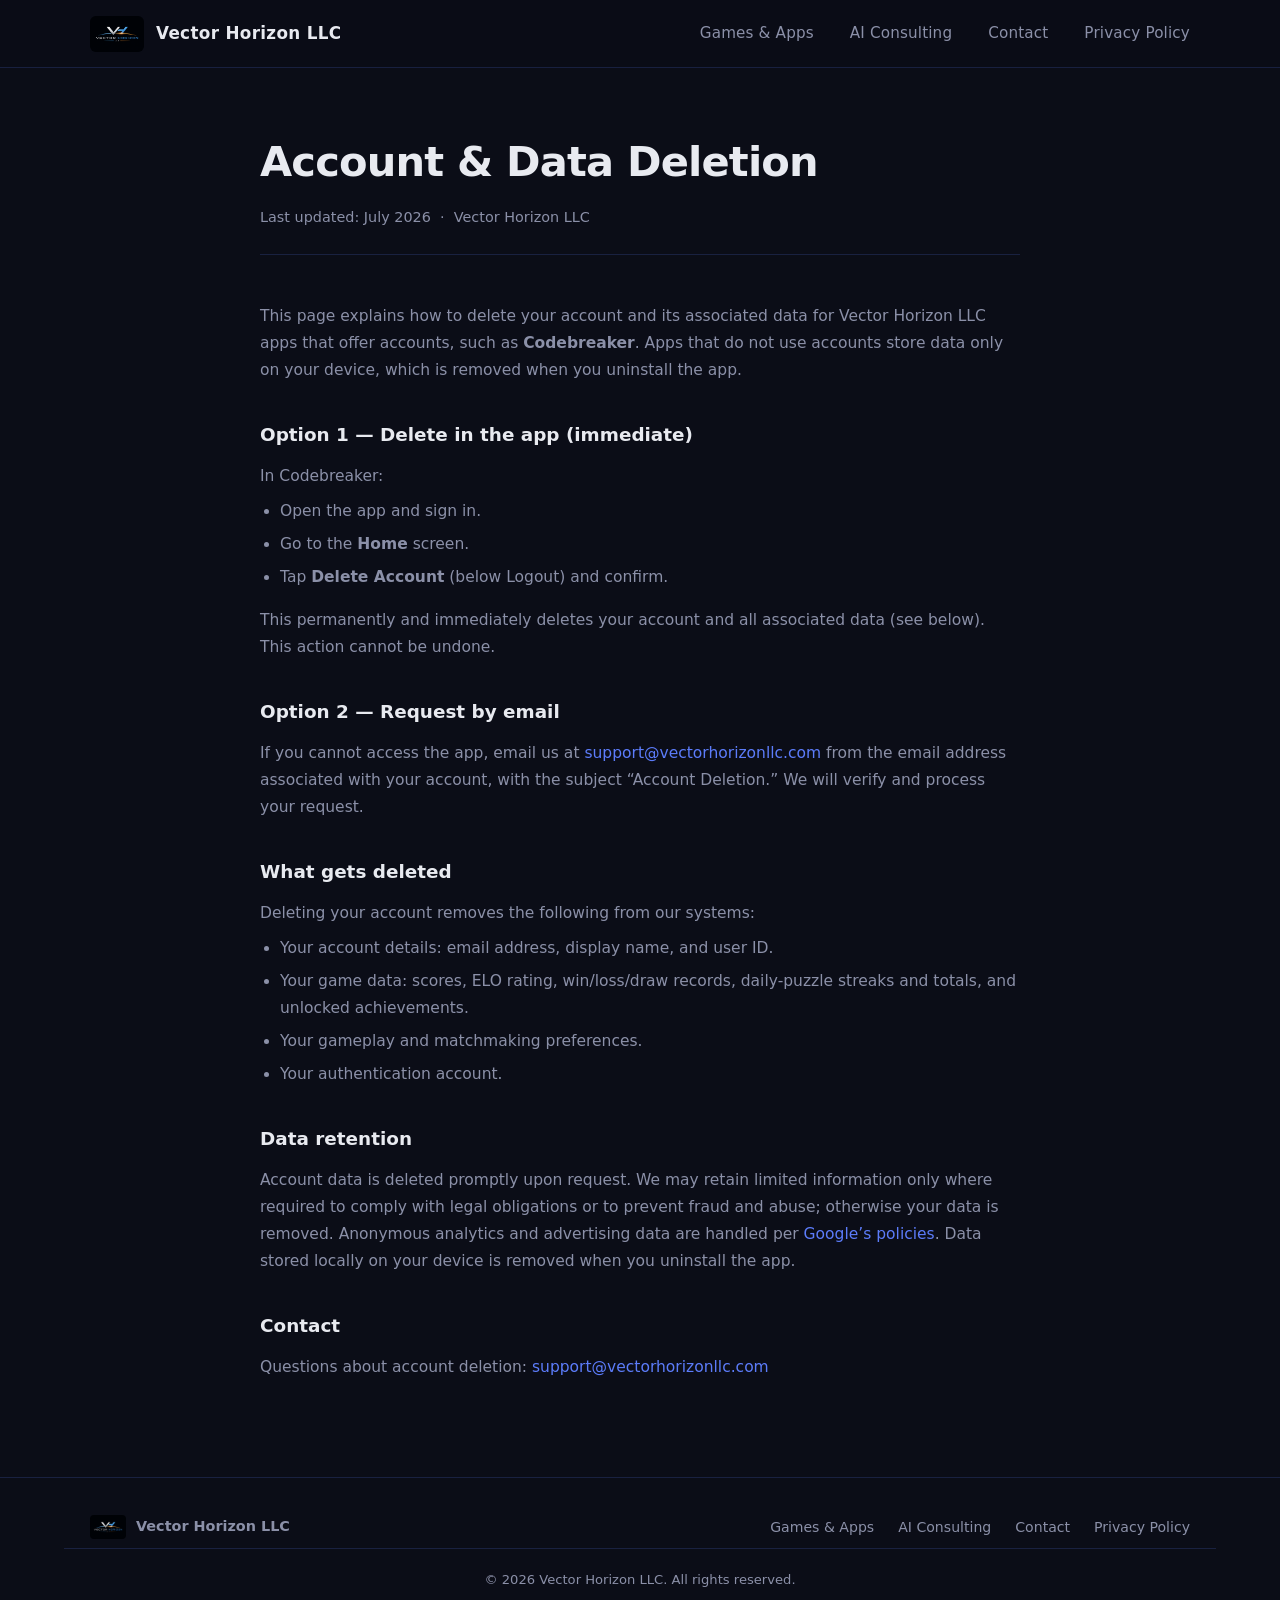
<file: account-deletion.html>
<!DOCTYPE html>
<html lang="en">
<head>
  <meta charset="UTF-8" />
  <meta name="viewport" content="width=device-width, initial-scale=1.0" />
  <meta name="description" content="How to delete your account and associated data for Vector Horizon LLC apps." />
  <title>Account Deletion — Vector Horizon LLC</title>
  <link rel="stylesheet" href="css/style.css" />
  <link rel="icon" href="assets/logo.png" type="image/png" />
</head>
<body>

  <!-- ── Nav ──────────────────────────────────────────────────────── -->
  <nav class="nav" role="navigation" aria-label="Main navigation">
    <div class="nav-inner">
      <a href="./" class="nav-logo">
        <img src="assets/logo.png" alt="Vector Horizon LLC logo" />
        Vector Horizon LLC
      </a>
      <button class="nav-toggle" aria-label="Toggle menu" onclick="toggleMenu()">
        <span></span><span></span><span></span>
      </button>
      <ul class="nav-links" id="nav-links">
        <li><a href="games/">Games &amp; Apps</a></li>
        <li><a href="ai/">AI Consulting</a></li>
        <li><a href="games/#contact">Contact</a></li>
        <li><a href="privacy.html">Privacy Policy</a></li>
      </ul>
    </div>
  </nav>

  <!-- ── Content ────────────────────────────────────────────────────── -->
  <main class="privacy-page">
    <div class="privacy-content">

      <h1>Account &amp; Data Deletion</h1>
      <p class="updated">Last updated: July 2026 &nbsp;·&nbsp; Vector Horizon LLC</p>

      <p>This page explains how to delete your account and its associated data for Vector Horizon LLC apps that offer accounts, such as <strong>Codebreaker</strong>. Apps that do not use accounts store data only on your device, which is removed when you uninstall the app.</p>

      <h2>Option 1 — Delete in the app (immediate)</h2>
      <p>In Codebreaker:</p>
      <ul>
        <li>Open the app and sign in.</li>
        <li>Go to the <strong>Home</strong> screen.</li>
        <li>Tap <strong>Delete Account</strong> (below Logout) and confirm.</li>
      </ul>
      <p>This permanently and immediately deletes your account and all associated data (see below). This action cannot be undone.</p>

      <h2>Option 2 — Request by email</h2>
      <p>If you cannot access the app, email us at
      <a href="mailto:support@vectorhorizonllc.com">support@vectorhorizonllc.com</a>
      from the email address associated with your account, with the subject
      “Account Deletion.” We will verify and process your request.</p>

      <h2>What gets deleted</h2>
      <p>Deleting your account removes the following from our systems:</p>
      <ul>
        <li>Your account details: email address, display name, and user ID.</li>
        <li>Your game data: scores, ELO rating, win/loss/draw records, daily-puzzle
            streaks and totals, and unlocked achievements.</li>
        <li>Your gameplay and matchmaking preferences.</li>
        <li>Your authentication account.</li>
      </ul>

      <h2>Data retention</h2>
      <p>Account data is deleted promptly upon request. We may retain limited information
      only where required to comply with legal obligations or to prevent fraud and abuse;
      otherwise your data is removed. Anonymous analytics and advertising data are handled
      per <a href="https://policies.google.com/privacy" target="_blank" rel="noopener">Google’s
      policies</a>. Data stored locally on your device is removed when you uninstall the app.</p>

      <h2>Contact</h2>
      <p>Questions about account deletion:
      <a href="mailto:support@vectorhorizonllc.com">support@vectorhorizonllc.com</a></p>

    </div>
  </main>

  <!-- ── Footer ─────────────────────────────────────────────────────── -->
  <footer>
    <div class="footer-inner">
      <div class="footer-logo">
        <img src="assets/logo.png" alt="Vector Horizon LLC" />
        Vector Horizon LLC
      </div>
      <ul class="footer-links">
        <li><a href="games/">Games &amp; Apps</a></li>
        <li><a href="ai/">AI Consulting</a></li>
        <li><a href="games/#contact">Contact</a></li>
        <li><a href="privacy.html">Privacy Policy</a></li>
      </ul>
    </div>
    <p class="footer-copy">&copy; 2026 Vector Horizon LLC. All rights reserved.</p>
  </footer>

  <script>
    function toggleMenu() {
      document.getElementById('nav-links').classList.toggle('open');
    }
    document.querySelectorAll('.nav-links a').forEach(function(link) {
      link.addEventListener('click', function() {
        document.getElementById('nav-links').classList.remove('open');
      });
    });
  </script>

</body>
</html>
</file>
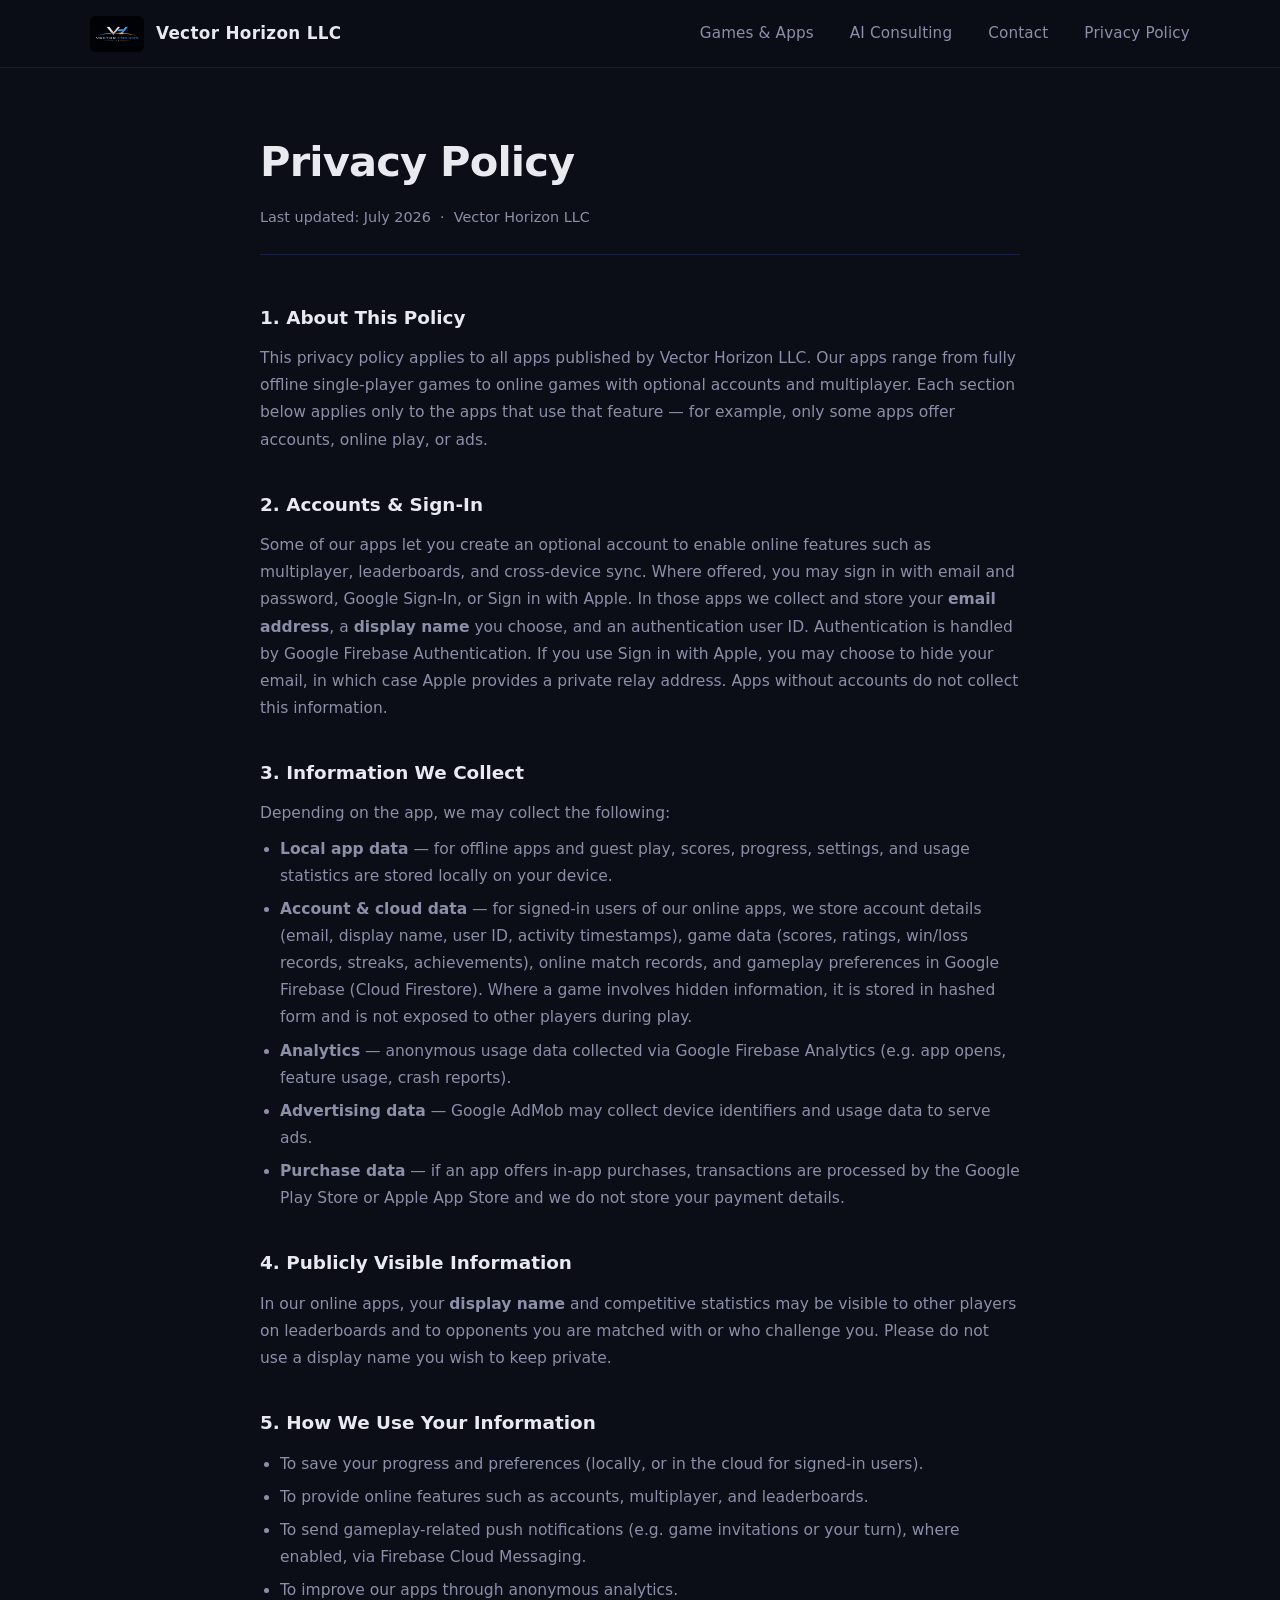
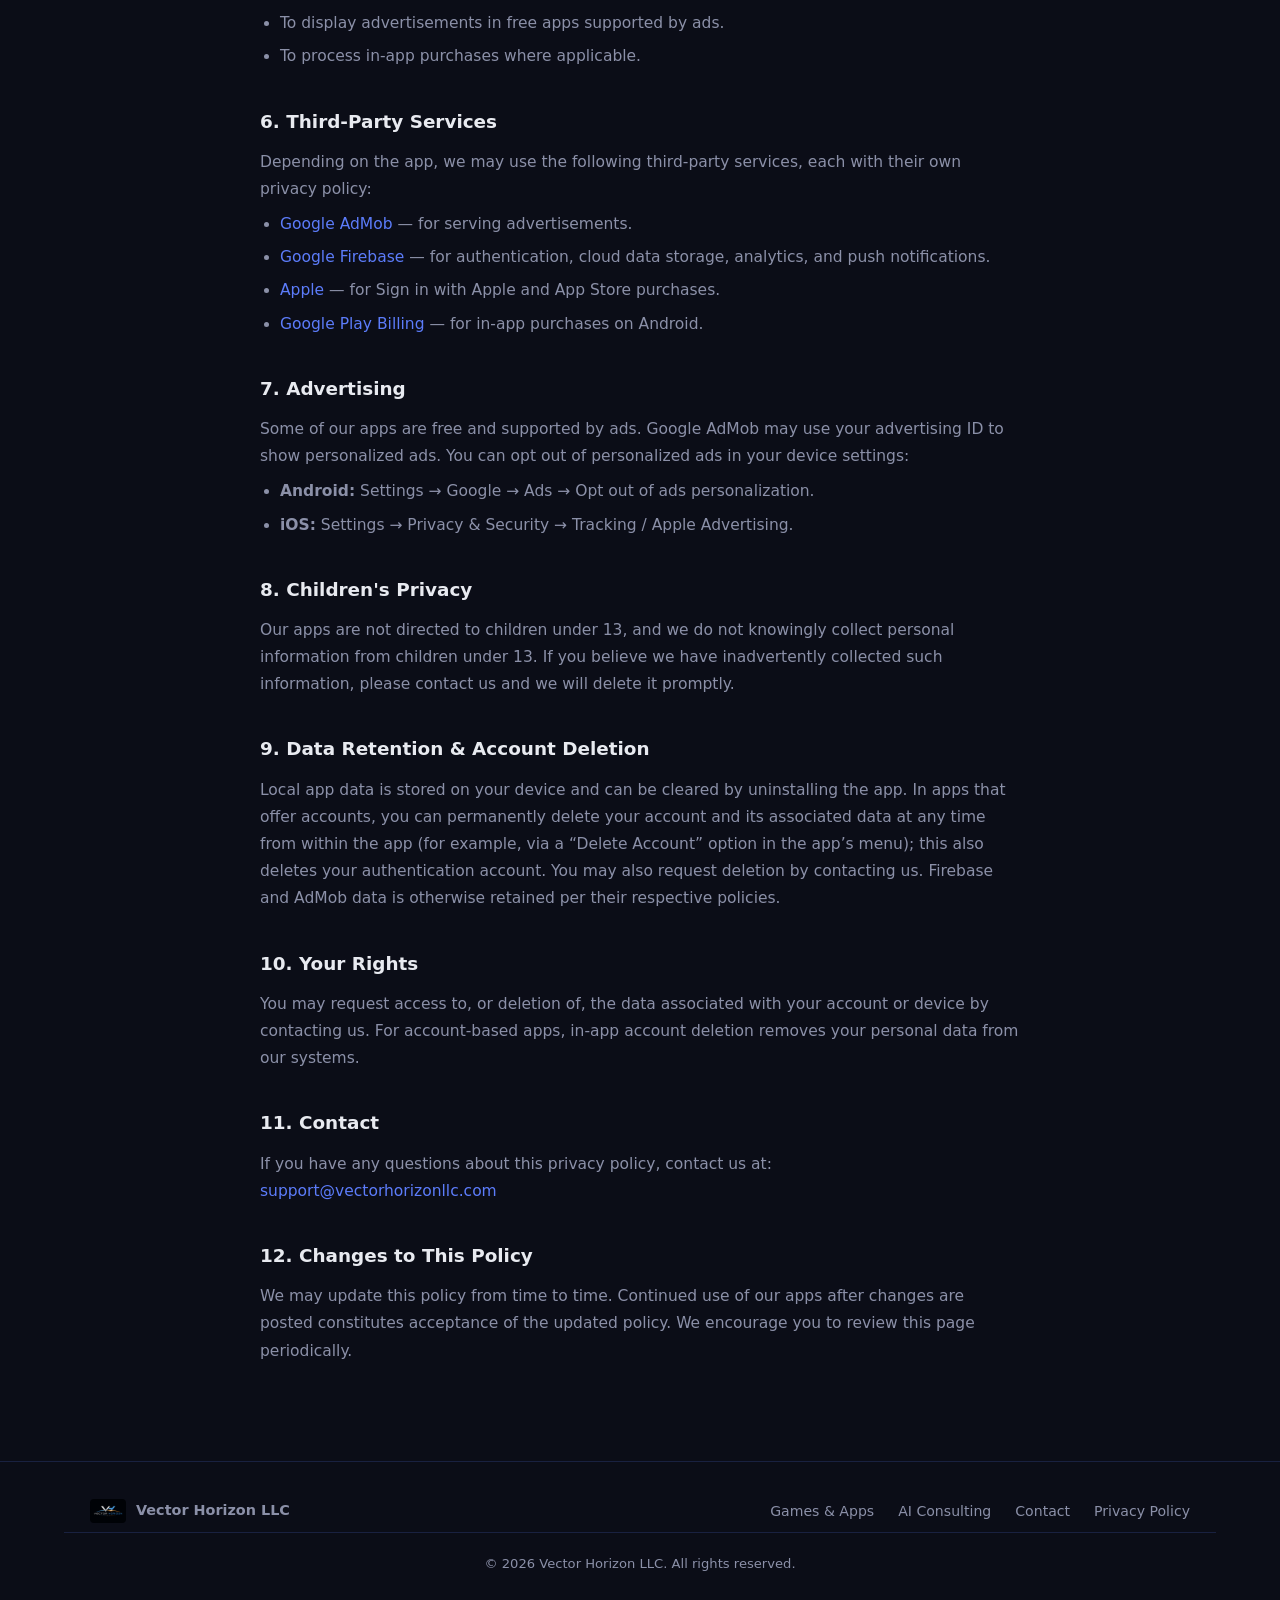
<file: privacy.html>
<!DOCTYPE html>
<html lang="en">
<head>
  <meta charset="UTF-8" />
  <meta name="viewport" content="width=device-width, initial-scale=1.0" />
  <meta name="description" content="Privacy Policy for all apps published by Vector Horizon LLC." />
  <title>Privacy Policy — Vector Horizon LLC</title>
  <link rel="stylesheet" href="css/style.css" />
  <link rel="icon" href="assets/logo.png" type="image/png" />
</head>
<body>

  <!-- ── Nav ──────────────────────────────────────────────────────── -->
  <nav class="nav" role="navigation" aria-label="Main navigation">
    <div class="nav-inner">
      <a href="./" class="nav-logo">
        <img src="assets/logo.png" alt="Vector Horizon LLC logo" />
        Vector Horizon LLC
      </a>
      <button class="nav-toggle" aria-label="Toggle menu" onclick="toggleMenu()">
        <span></span><span></span><span></span>
      </button>
      <ul class="nav-links" id="nav-links">
        <li><a href="games/">Games &amp; Apps</a></li>
        <li><a href="ai/">AI Consulting</a></li>
        <li><a href="games/#contact">Contact</a></li>
        <li><a href="privacy.html">Privacy Policy</a></li>
      </ul>
    </div>
  </nav>

  <!-- ── Privacy Content ───────────────────────────────────────────── -->
  <main class="privacy-page">
    <div class="privacy-content">

      <h1>Privacy Policy</h1>
      <p class="updated">Last updated: July 2026 &nbsp;·&nbsp; Vector Horizon LLC</p>

      <h2>1. About This Policy</h2>
      <p>This privacy policy applies to all apps published by Vector Horizon LLC. Our apps range from fully offline single-player games to online games with optional accounts and multiplayer. Each section below applies only to the apps that use that feature — for example, only some apps offer accounts, online play, or ads.</p>

      <h2>2. Accounts &amp; Sign-In</h2>
      <p>Some of our apps let you create an optional account to enable online features such as multiplayer, leaderboards, and cross-device sync. Where offered, you may sign in with email and password, Google Sign-In, or Sign in with Apple. In those apps we collect and store your <strong>email address</strong>, a <strong>display name</strong> you choose, and an authentication user ID. Authentication is handled by Google Firebase Authentication. If you use Sign in with Apple, you may choose to hide your email, in which case Apple provides a private relay address. Apps without accounts do not collect this information.</p>

      <h2>3. Information We Collect</h2>
      <p>Depending on the app, we may collect the following:</p>
      <ul>
        <li><strong>Local app data</strong> — for offline apps and guest play, scores, progress, settings, and usage statistics are stored locally on your device.</li>
        <li><strong>Account &amp; cloud data</strong> — for signed-in users of our online apps, we store account details (email, display name, user ID, activity timestamps), game data (scores, ratings, win/loss records, streaks, achievements), online match records, and gameplay preferences in Google Firebase (Cloud Firestore). Where a game involves hidden information, it is stored in hashed form and is not exposed to other players during play.</li>
        <li><strong>Analytics</strong> — anonymous usage data collected via Google Firebase Analytics (e.g. app opens, feature usage, crash reports).</li>
        <li><strong>Advertising data</strong> — Google AdMob may collect device identifiers and usage data to serve ads.</li>
        <li><strong>Purchase data</strong> — if an app offers in-app purchases, transactions are processed by the Google Play Store or Apple App Store and we do not store your payment details.</li>
      </ul>

      <h2>4. Publicly Visible Information</h2>
      <p>In our online apps, your <strong>display name</strong> and competitive statistics may be visible to other players on leaderboards and to opponents you are matched with or who challenge you. Please do not use a display name you wish to keep private.</p>

      <h2>5. How We Use Your Information</h2>
      <ul>
        <li>To save your progress and preferences (locally, or in the cloud for signed-in users).</li>
        <li>To provide online features such as accounts, multiplayer, and leaderboards.</li>
        <li>To send gameplay-related push notifications (e.g. game invitations or your turn), where enabled, via Firebase Cloud Messaging.</li>
        <li>To improve our apps through anonymous analytics.</li>
        <li>To display advertisements in free apps supported by ads.</li>
        <li>To process in-app purchases where applicable.</li>
      </ul>

      <h2>6. Third-Party Services</h2>
      <p>Depending on the app, we may use the following third-party services, each with their own privacy policy:</p>
      <ul>
        <li><a href="https://policies.google.com/privacy" target="_blank" rel="noopener">Google AdMob</a> — for serving advertisements.</li>
        <li><a href="https://firebase.google.com/support/privacy" target="_blank" rel="noopener">Google Firebase</a> — for authentication, cloud data storage, analytics, and push notifications.</li>
        <li><a href="https://www.apple.com/legal/privacy/" target="_blank" rel="noopener">Apple</a> — for Sign in with Apple and App Store purchases.</li>
        <li><a href="https://play.google.com/about/play-terms/" target="_blank" rel="noopener">Google Play Billing</a> — for in-app purchases on Android.</li>
      </ul>

      <h2>7. Advertising</h2>
      <p>Some of our apps are free and supported by ads. Google AdMob may use your advertising ID to show personalized ads. You can opt out of personalized ads in your device settings:</p>
      <ul>
        <li><strong>Android:</strong> Settings → Google → Ads → Opt out of ads personalization.</li>
        <li><strong>iOS:</strong> Settings → Privacy &amp; Security → Tracking / Apple Advertising.</li>
      </ul>

      <h2>8. Children's Privacy</h2>
      <p>Our apps are not directed to children under 13, and we do not knowingly collect personal information from children under 13. If you believe we have inadvertently collected such information, please contact us and we will delete it promptly.</p>

      <h2>9. Data Retention &amp; Account Deletion</h2>
      <p>Local app data is stored on your device and can be cleared by uninstalling the app. In apps that offer accounts, you can permanently delete your account and its associated data at any time from within the app (for example, via a “Delete Account” option in the app’s menu); this also deletes your authentication account. You may also request deletion by contacting us. Firebase and AdMob data is otherwise retained per their respective policies.</p>

      <h2>10. Your Rights</h2>
      <p>You may request access to, or deletion of, the data associated with your account or device by contacting us. For account-based apps, in-app account deletion removes your personal data from our systems.</p>

      <h2>11. Contact</h2>
      <p>If you have any questions about this privacy policy, contact us at:<br />
      <a href="mailto:support@vectorhorizonllc.com">support@vectorhorizonllc.com</a></p>

      <h2>12. Changes to This Policy</h2>
      <p>We may update this policy from time to time. Continued use of our apps after changes are posted constitutes acceptance of the updated policy. We encourage you to review this page periodically.</p>

    </div>
  </main>

  <!-- ── Footer ─────────────────────────────────────────────────────── -->
  <footer>
    <div class="footer-inner">
      <div class="footer-logo">
        <img src="assets/logo.png" alt="Vector Horizon LLC" />
        Vector Horizon LLC
      </div>
      <ul class="footer-links">
        <li><a href="games/">Games &amp; Apps</a></li>
        <li><a href="ai/">AI Consulting</a></li>
        <li><a href="games/#contact">Contact</a></li>
        <li><a href="privacy.html">Privacy Policy</a></li>
      </ul>
    </div>
    <p class="footer-copy">&copy; 2026 Vector Horizon LLC. All rights reserved.</p>
  </footer>

  <script>
    function toggleMenu() {
      document.getElementById('nav-links').classList.toggle('open');
    }
    document.querySelectorAll('.nav-links a').forEach(function(link) {
      link.addEventListener('click', function() {
        document.getElementById('nav-links').classList.remove('open');
      });
    });
  </script>

</body>
</html>
</file>
<file: css/style.css>
/* ─── Reset & Base ─────────────────────────────────────────────────── */
*, *::before, *::after { box-sizing: border-box; margin: 0; padding: 0; }

:root {
  --bg:        #0b0d17;
  --bg2:       #111422;
  --bg3:       #181c2e;
  --accent:    #5c7cfa;
  --accent2:   #845ef7;
  --text:      #e8eaf0;
  --muted:     #8b90a8;
  --border:    rgba(92, 124, 250, 0.18);
  --radius:    12px;
  --nav-h:     68px;
}

html { scroll-behavior: smooth; }

body {
  font-family: 'Segoe UI', system-ui, -apple-system, sans-serif;
  background: var(--bg);
  color: var(--text);
  line-height: 1.65;
  font-size: 16px;
}

a { color: var(--accent); text-decoration: none; }
a:hover { color: var(--accent2); }

img { display: block; max-width: 100%; }

/* ─── Nav ──────────────────────────────────────────────────────────── */
.nav {
  position: fixed;
  top: 0; left: 0; right: 0;
  height: var(--nav-h);
  background: rgba(11, 13, 23, 0.88);
  backdrop-filter: blur(12px);
  -webkit-backdrop-filter: blur(12px);
  border-bottom: 1px solid var(--border);
  z-index: 100;
  display: flex;
  align-items: center;
  padding: 0 5%;
}

.nav-inner {
  width: 100%;
  max-width: 1100px;
  margin: 0 auto;
  display: flex;
  align-items: center;
  justify-content: space-between;
}

.nav-logo {
  display: flex;
  align-items: center;
  gap: 12px;
  font-weight: 700;
  font-size: 1.05rem;
  color: var(--text);
  letter-spacing: 0.02em;
}

.nav-logo img {
  height: 36px;
  width: auto;
  border-radius: 6px;
}

.nav-links {
  display: flex;
  gap: 36px;
  list-style: none;
}

.nav-links a {
  color: var(--muted);
  font-size: 0.95rem;
  font-weight: 500;
  transition: color 0.2s;
  letter-spacing: 0.01em;
}

.nav-links a:hover { color: var(--text); }

/* hamburger — hidden on desktop */
.nav-toggle {
  display: none;
  flex-direction: column;
  gap: 5px;
  cursor: pointer;
  background: none;
  border: none;
  padding: 4px;
}
.nav-toggle span {
  display: block;
  width: 24px;
  height: 2px;
  background: var(--text);
  border-radius: 2px;
  transition: all 0.25s;
}

/* ─── Hero ─────────────────────────────────────────────────────────── */
.hero {
  min-height: 100vh;
  display: flex;
  align-items: center;
  justify-content: center;
  text-align: center;
  padding: calc(var(--nav-h) + 60px) 5% 80px;
  background:
    radial-gradient(ellipse 80% 60% at 50% -10%, rgba(132, 94, 247, 0.18) 0%, transparent 70%),
    radial-gradient(ellipse 60% 40% at 80% 80%, rgba(92, 124, 250, 0.12) 0%, transparent 60%),
    var(--bg);
}

.hero-inner {
  max-width: 720px;
}

.hero-logo {
  width: 220px;
  height: auto;
  margin: 0 auto 32px;
  border-radius: 28px;
  box-shadow: 0 16px 60px rgba(92, 124, 250, 0.35);
}

.hero h1 {
  font-size: clamp(2rem, 5vw, 3.2rem);
  font-weight: 800;
  letter-spacing: -0.02em;
  line-height: 1.15;
  background: linear-gradient(135deg, #fff 30%, var(--accent) 100%);
  -webkit-background-clip: text;
  -webkit-text-fill-color: transparent;
  background-clip: text;
  margin-bottom: 20px;
}

.hero p {
  font-size: 1.15rem;
  color: var(--muted);
  max-width: 540px;
  margin: 0 auto 36px;
}

.btn {
  display: inline-block;
  padding: 13px 32px;
  border-radius: 8px;
  font-weight: 600;
  font-size: 0.95rem;
  transition: transform 0.15s, box-shadow 0.15s;
  cursor: pointer;
  border: none;
}

.btn-primary {
  background: linear-gradient(135deg, var(--accent), var(--accent2));
  color: #fff;
  box-shadow: 0 4px 20px rgba(92, 124, 250, 0.35);
}

.btn-primary:hover {
  color: #fff;
  transform: translateY(-2px);
  box-shadow: 0 8px 28px rgba(92, 124, 250, 0.45);
}

.btn-ghost {
  background: transparent;
  color: var(--text);
  border: 1px solid var(--border);
  margin-left: 12px;
}

.btn-ghost:hover {
  color: var(--text);
  border-color: var(--accent);
  transform: translateY(-2px);
}

/* ─── Sections ─────────────────────────────────────────────────────── */
section {
  padding: 96px 5%;
}

.section-inner {
  max-width: 1100px;
  margin: 0 auto;
}

.section-label {
  font-size: 0.78rem;
  font-weight: 700;
  letter-spacing: 0.14em;
  text-transform: uppercase;
  color: var(--accent);
  margin-bottom: 12px;
}

.section-title {
  font-size: clamp(1.6rem, 3.5vw, 2.4rem);
  font-weight: 800;
  letter-spacing: -0.02em;
  margin-bottom: 16px;
}

.section-sub {
  color: var(--muted);
  font-size: 1.05rem;
  max-width: 560px;
  margin-bottom: 56px;
}

/* ─── Products ─────────────────────────────────────────────────────── */
#products { background: var(--bg2); }

.products-grid {
  display: grid;
  grid-template-columns: repeat(auto-fit, minmax(300px, 1fr));
  gap: 28px;
}

.product-card {
  background: var(--bg3);
  border: 1px solid var(--border);
  border-radius: var(--radius);
  padding: 36px 32px;
  transition: transform 0.2s, border-color 0.2s, box-shadow 0.2s;
  position: relative;
  overflow: hidden;
}

.product-card::before {
  content: '';
  position: absolute;
  top: 0; left: 0; right: 0;
  height: 2px;
  background: linear-gradient(90deg, var(--accent), var(--accent2));
  opacity: 0;
  transition: opacity 0.2s;
}

.product-card:hover {
  transform: translateY(-4px);
  border-color: rgba(92, 124, 250, 0.4);
  box-shadow: 0 12px 40px rgba(0,0,0,0.3);
}

.product-card:hover::before { opacity: 1; }

.product-icon {
  width: 64px;
  height: 64px;
  border-radius: 14px;
  margin-bottom: 20px;
  object-fit: cover;
  box-shadow: 0 6px 20px rgba(0, 0, 0, 0.35);
}

.product-card h3 {
  font-size: 1.25rem;
  font-weight: 700;
  margin-bottom: 10px;
}

.product-card p {
  color: var(--muted);
  font-size: 0.95rem;
  line-height: 1.6;
  margin-bottom: 24px;
}

.tag {
  display: inline-block;
  font-size: 0.72rem;
  font-weight: 600;
  letter-spacing: 0.06em;
  text-transform: uppercase;
  padding: 4px 10px;
  border-radius: 4px;
  background: rgba(92, 124, 250, 0.12);
  color: var(--accent);
  border: 1px solid rgba(92, 124, 250, 0.2);
  margin-right: 6px;
  margin-bottom: 6px;
}

.tag.purple {
  background: rgba(132, 94, 247, 0.12);
  color: #a78bfa;
  border-color: rgba(132, 94, 247, 0.2);
}

.store-badges {
  display: flex;
  flex-wrap: wrap;
  gap: 12px;
  margin-top: 22px;
}

.store-badge {
  display: inline-flex;
  align-items: center;
  gap: 10px;
  padding: 9px 16px;
  border-radius: 8px;
  background: #000;
  border: 1px solid rgba(255, 255, 255, 0.18);
  color: #fff;
  transition: transform 0.15s, border-color 0.2s;
}

.store-badge:hover {
  color: #fff;
  transform: translateY(-2px);
  border-color: rgba(255, 255, 255, 0.4);
}

.store-badge svg { flex-shrink: 0; }

.store-badge-text {
  display: flex;
  flex-direction: column;
  line-height: 1.15;
  font-size: 1rem;
  font-weight: 600;
  letter-spacing: 0.01em;
}

.store-badge-text small {
  font-size: 0.62rem;
  font-weight: 500;
  letter-spacing: 0.04em;
  text-transform: uppercase;
  opacity: 0.8;
}

.beta-cta {
  margin-top: 20px;
  display: flex;
  flex-wrap: wrap;
  align-items: center;
  gap: 10px 16px;
}

.beta-alt {
  font-size: 0.85rem;
  font-weight: 500;
  color: var(--muted);
  transition: color 0.2s;
}

.beta-alt:hover { color: var(--text); }

.beta-link {
  display: inline-flex;
  align-items: center;
  gap: 8px;
  font-size: 0.9rem;
  font-weight: 600;
  color: var(--accent);
  border: 1px solid var(--border);
  border-radius: 8px;
  padding: 10px 18px;
  transition: color 0.2s, border-color 0.2s, background 0.2s, transform 0.15s;
}

.beta-link:hover {
  color: var(--accent2);
  border-color: var(--accent2);
  background: rgba(132, 94, 247, 0.08);
  transform: translateY(-2px);
}

/* ─── About ─────────────────────────────────────────────────────────── */
#about { background: var(--bg); }

.about-grid {
  display: grid;
  grid-template-columns: 1fr 1fr;
  gap: 64px;
  align-items: center;
}

.about-text p {
  color: var(--muted);
  margin-bottom: 16px;
}

.about-text p:last-child { margin-bottom: 0; }

.stat-grid {
  display: grid;
  grid-template-columns: 1fr 1fr;
  gap: 20px;
}

.stat-card {
  background: var(--bg3);
  border: 1px solid var(--border);
  border-radius: var(--radius);
  padding: 28px 24px;
  text-align: center;
}

.stat-card .number {
  font-size: 2rem;
  font-weight: 800;
  background: linear-gradient(135deg, var(--accent), var(--accent2));
  -webkit-background-clip: text;
  -webkit-text-fill-color: transparent;
  background-clip: text;
  display: block;
  line-height: 1;
  margin-bottom: 6px;
}

.stat-card .label {
  font-size: 0.82rem;
  color: var(--muted);
  font-weight: 500;
}

/* ─── Contact ──────────────────────────────────────────────────────── */
#contact { background: var(--bg2); }

.contact-box {
  background: var(--bg3);
  border: 1px solid var(--border);
  border-radius: var(--radius);
  padding: 56px;
  max-width: 680px;
  margin: 0 auto;
  text-align: center;
}

.contact-box .section-title { margin-bottom: 12px; }

.contact-box p {
  color: var(--muted);
  margin-bottom: 32px;
}

.contact-link {
  display: inline-flex;
  align-items: center;
  gap: 10px;
  font-size: 1.1rem;
  font-weight: 600;
  color: var(--accent);
  border: 1px solid var(--border);
  border-radius: 8px;
  padding: 14px 28px;
  transition: all 0.2s;
}

.contact-link:hover {
  color: var(--accent2);
  border-color: var(--accent2);
  background: rgba(132, 94, 247, 0.08);
}

/* ─── Footer ────────────────────────────────────────────────────────── */
footer {
  background: var(--bg);
  border-top: 1px solid var(--border);
  padding: 36px 5%;
}

.footer-inner {
  max-width: 1100px;
  margin: 0 auto;
  display: flex;
  align-items: center;
  justify-content: space-between;
  flex-wrap: wrap;
  gap: 16px;
}

.footer-logo {
  display: flex;
  align-items: center;
  gap: 10px;
  font-weight: 600;
  font-size: 0.9rem;
  color: var(--muted);
}

.footer-logo img {
  height: 24px;
  width: auto;
  border-radius: 4px;
}

.footer-links {
  display: flex;
  gap: 24px;
  list-style: none;
  flex-wrap: wrap;
}

.footer-links a {
  color: var(--muted);
  font-size: 0.88rem;
  transition: color 0.2s;
}

.footer-links a:hover { color: var(--text); }

.footer-copy {
  color: var(--muted);
  font-size: 0.82rem;
  width: 100%;
  text-align: center;
  margin-top: 8px;
  padding-top: 20px;
  border-top: 1px solid var(--border);
}

/* ─── Privacy Page ─────────────────────────────────────────────────── */
.privacy-page {
  padding-top: calc(var(--nav-h) + 60px);
  padding-bottom: 96px;
  padding-left: 5%;
  padding-right: 5%;
}

.privacy-content {
  max-width: 760px;
  margin: 0 auto;
}

.privacy-content h1 {
  font-size: clamp(1.8rem, 4vw, 2.6rem);
  font-weight: 800;
  letter-spacing: -0.02em;
  margin-bottom: 8px;
}

.privacy-content .updated {
  color: var(--muted);
  font-size: 0.9rem;
  margin-bottom: 48px;
  padding-bottom: 24px;
  border-bottom: 1px solid var(--border);
}

.privacy-content h2 {
  font-size: 1.15rem;
  font-weight: 700;
  color: var(--text);
  margin: 36px 0 12px;
}

.privacy-content p,
.privacy-content li {
  color: var(--muted);
  font-size: 0.97rem;
  line-height: 1.75;
}

.privacy-content ul {
  padding-left: 20px;
  margin: 8px 0 16px;
}

.privacy-content li { margin-bottom: 6px; }

.privacy-content a { color: var(--accent); }

/* ─── Gateway (root landing) ───────────────────────────────────────── */
.gateway {
  min-height: 100vh;
  display: flex;
  flex-direction: column;
  background:
    radial-gradient(ellipse 70% 50% at 25% 0%, rgba(132, 94, 247, 0.18) 0%, transparent 70%),
    radial-gradient(ellipse 70% 50% at 80% 100%, rgba(34, 211, 238, 0.12) 0%, transparent 65%),
    var(--bg);
}

.gateway-main {
  flex: 1;
  width: 100%;
  max-width: 1040px;
  margin: 0 auto;
  padding: 72px 5% 56px;
  display: flex;
  flex-direction: column;
  justify-content: center;
}

.gateway-head { text-align: center; margin-bottom: 56px; }

.gateway-logo {
  width: 120px;
  height: auto;
  margin: 0 auto 24px;
  border-radius: 22px;
  box-shadow: 0 16px 60px rgba(92, 124, 250, 0.35);
}

.gateway-head h1 {
  font-size: clamp(2rem, 5vw, 3rem);
  font-weight: 800;
  letter-spacing: -0.02em;
  line-height: 1.15;
  margin-bottom: 12px;
}

.gateway-head p { color: var(--muted); font-size: 1.1rem; }

.gateway-grid {
  display: grid;
  grid-template-columns: 1fr 1fr;
  gap: 28px;
}

.gateway-card {
  --c1: var(--accent);
  --c2: var(--accent2);
  display: flex;
  flex-direction: column;
  background: var(--bg3);
  border: 1px solid var(--border);
  border-radius: 16px;
  padding: 40px 36px;
  color: var(--text);
  position: relative;
  overflow: hidden;
  transition: transform 0.2s, border-color 0.2s, box-shadow 0.2s;
}

.gateway-card::before {
  content: '';
  position: absolute;
  top: 0; left: 0; right: 0;
  height: 3px;
  background: linear-gradient(90deg, var(--c1), var(--c2));
}

.gateway-card:hover {
  color: var(--text);
  transform: translateY(-6px);
  border-color: var(--c1);
  box-shadow: 0 18px 50px rgba(0, 0, 0, 0.4);
}

.gateway-card-ai { --c1: #3b82f6; --c2: #22d3ee; }

.gateway-kicker {
  font-size: 0.75rem;
  font-weight: 700;
  letter-spacing: 0.14em;
  text-transform: uppercase;
  color: var(--c2);
  margin-bottom: 10px;
}

.gateway-card h2 {
  font-size: 1.7rem;
  font-weight: 800;
  letter-spacing: -0.01em;
  line-height: 1.2;
  margin-bottom: 12px;
}

.gateway-card p { color: var(--muted); margin-bottom: 28px; }

.gateway-icons { display: flex; gap: 12px; margin-bottom: 32px; }

.gateway-icons img {
  width: 52px;
  height: 52px;
  border-radius: 12px;
  object-fit: cover;
  box-shadow: 0 6px 18px rgba(0, 0, 0, 0.35);
}

.gateway-chips { display: flex; flex-wrap: wrap; gap: 8px; margin-bottom: 32px; }

.gateway-chips span {
  font-size: 0.78rem;
  font-weight: 600;
  padding: 6px 12px;
  border-radius: 999px;
  color: #67e8f9;
  background: rgba(34, 211, 238, 0.08);
  border: 1px solid rgba(34, 211, 238, 0.22);
}

.gateway-cta {
  margin-top: auto;
  font-weight: 700;
  color: var(--c2);
}

.gateway-cta span { transition: margin 0.2s; }
.gateway-card:hover .gateway-cta span { margin-left: 4px; }

.gateway-footer {
  border-top: 1px solid var(--border);
  padding: 24px 5%;
  text-align: center;
}

.gateway-footer .footer-links { justify-content: center; margin-bottom: 10px; }
.gateway-footer p { color: var(--muted); font-size: 0.82rem; }

/* ─── AI page ──────────────────────────────────────────────────────── */
body.ai {
  --accent:  #3b82f6;
  --accent2: #22d3ee;
  --border:  rgba(59, 130, 246, 0.2);
}

.ai .hero {
  min-height: 88vh;
  background:
    radial-gradient(ellipse 80% 60% at 50% -10%, rgba(59, 130, 246, 0.22) 0%, transparent 70%),
    radial-gradient(ellipse 60% 40% at 85% 85%, rgba(34, 211, 238, 0.12) 0%, transparent 60%),
    var(--bg);
}

.ai .hero-inner { max-width: 800px; }
.ai .hero h1 { background: linear-gradient(135deg, #fff 35%, #67e8f9 100%); -webkit-background-clip: text; background-clip: text; }
.ai .hero p { max-width: 620px; }
.ai .section-label { color: var(--accent2); }
.ai .btn-primary { box-shadow: 0 4px 20px rgba(59, 130, 246, 0.35); }

.nav-logo-sub {
  font-size: 0.72rem;
  font-weight: 800;
  letter-spacing: 0.08em;
  padding: 3px 8px;
  border-radius: 6px;
  color: #fff;
  background: linear-gradient(135deg, var(--accent), var(--accent2));
}

.nav-links a.nav-cta {
  color: #fff;
  padding: 8px 18px;
  border-radius: 8px;
  background: linear-gradient(135deg, var(--accent), var(--accent2));
}

.nav-links a.nav-cta:hover { color: #fff; opacity: 0.9; }

#services { background: var(--bg2); }
#courses  { background: var(--bg); }
#approach { background: var(--bg2); }
.ai #contact { background: var(--bg); }

.services-grid {
  display: grid;
  grid-template-columns: repeat(6, 1fr);
  gap: 24px;
}

.service-card { grid-column: span 2; }
.service-card:nth-child(4),
.service-card:nth-child(5) { grid-column: span 3; }

.service-card,
.course-card,
.step {
  background: var(--bg3);
  border: 1px solid var(--border);
  border-radius: var(--radius);
  padding: 32px 28px;
  transition: transform 0.2s, border-color 0.2s;
}

.service-card:hover,
.course-card:hover {
  transform: translateY(-4px);
  border-color: rgba(34, 211, 238, 0.4);
}

.service-icon {
  width: 48px;
  height: 48px;
  border-radius: 12px;
  display: flex;
  align-items: center;
  justify-content: center;
  margin-bottom: 20px;
  background: linear-gradient(135deg, rgba(59, 130, 246, 0.18), rgba(34, 211, 238, 0.18));
  border: 1px solid rgba(34, 211, 238, 0.25);
}

.service-icon svg,
.contact-link svg {
  width: 24px;
  height: 24px;
  fill: none;
  stroke: #67e8f9;
  stroke-width: 1.7;
  stroke-linecap: round;
  stroke-linejoin: round;
}

.contact-link svg { width: 20px; height: 20px; }

.service-card h3,
.course-card h3,
.step h3 {
  font-size: 1.15rem;
  font-weight: 700;
  line-height: 1.3;
  margin-bottom: 10px;
}

.service-card p,
.step p { color: var(--muted); font-size: 0.95rem; }

.courses-grid {
  display: grid;
  grid-template-columns: repeat(3, 1fr);
  gap: 24px;
}

.course-card { padding: 36px 30px; position: relative; overflow: hidden; }

.course-card::before {
  content: '';
  position: absolute;
  top: 0; left: 0; right: 0;
  height: 3px;
  background: linear-gradient(90deg, var(--accent), var(--accent2));
}

.course-num {
  display: block;
  font-size: 2.4rem;
  font-weight: 800;
  line-height: 1;
  margin-bottom: 18px;
  background: linear-gradient(135deg, var(--accent), var(--accent2));
  -webkit-background-clip: text;
  -webkit-text-fill-color: transparent;
  background-clip: text;
}

.course-tagline { color: #67e8f9; font-size: 0.92rem; font-weight: 500; margin-bottom: 20px; }

.course-card ul,
.why-list { list-style: none; }

.course-card li,
.why-list li {
  position: relative;
  padding-left: 26px;
  margin-bottom: 10px;
  color: var(--muted);
  font-size: 0.95rem;
}

.course-card li::before,
.why-list li::before {
  content: '';
  position: absolute;
  left: 2px;
  top: 0.45em;
  width: 12px;
  height: 7px;
  border-left: 2px solid var(--accent2);
  border-bottom: 2px solid var(--accent2);
  transform: rotate(-45deg);
}

.steps-grid {
  display: grid;
  grid-template-columns: repeat(4, 1fr);
  gap: 20px;
  margin-bottom: 48px;
}

.step-num {
  display: inline-flex;
  align-items: center;
  justify-content: center;
  width: 36px;
  height: 36px;
  border-radius: 50%;
  font-weight: 800;
  color: #fff;
  margin-bottom: 16px;
  background: linear-gradient(135deg, var(--accent), var(--accent2));
}

.why-box {
  display: grid;
  grid-template-columns: 1.3fr 1fr;
  gap: 48px;
  align-items: center;
  background: linear-gradient(135deg, rgba(59, 130, 246, 0.1), rgba(34, 211, 238, 0.06));
  border: 1px solid var(--border);
  border-radius: 16px;
  padding: 44px;
}

.why-box h3 { font-size: 1.5rem; font-weight: 800; margin-bottom: 12px; }
.why-box p { color: var(--muted); }
.why-list li { color: var(--text); margin-bottom: 14px; }

.contact-person { margin-bottom: 28px; }
.contact-person strong { display: block; font-size: 1.3rem; }
.contact-person span { color: var(--accent2); font-weight: 600; font-size: 0.95rem; }

.contact-actions {
  display: flex;
  flex-direction: column;
  align-items: center;
  gap: 14px;
}

.ai .contact-link { color: var(--text); width: 100%; max-width: 380px; justify-content: center; }
.ai .contact-link:hover { color: #67e8f9; border-color: var(--accent2); background: rgba(34, 211, 238, 0.06); }

/* ─── Digital business card ────────────────────────────────────────── */
.vcard-page {
  min-height: 100vh;
  background:
    radial-gradient(ellipse 90% 45% at 50% 0%, rgba(59, 130, 246, 0.22) 0%, transparent 70%),
    radial-gradient(ellipse 70% 40% at 100% 100%, rgba(34, 211, 238, 0.10) 0%, transparent 65%),
    #010308;
}

.vcard {
  max-width: 440px;
  margin: 0 auto;
  padding: 40px 22px 32px;
  display: flex;
  flex-direction: column;
  gap: 18px;
}

.vcard svg {
  width: 20px;
  height: 20px;
  fill: none;
  stroke: currentColor;
  stroke-width: 1.8;
  stroke-linecap: round;
  stroke-linejoin: round;
  flex-shrink: 0;
}

.vcard-head { text-align: center; margin-bottom: 6px; }
.vcard-logo { width: 190px; margin: 0 auto 6px; mix-blend-mode: lighten; }
.vcard-head h1 { font-size: 2.1rem; font-weight: 800; letter-spacing: -0.02em; line-height: 1.1; }

.vcard-title {
  color: var(--accent2);
  font-weight: 700;
  font-size: 0.85rem;
  letter-spacing: 0.2em;
  text-transform: uppercase;
  margin-top: 6px;
}

.vcard-sub { color: var(--muted); font-size: 0.9rem; margin-top: 4px; }

.vcard-save,
.vcard-share {
  display: flex;
  align-items: center;
  justify-content: center;
  gap: 10px;
  width: 100%;
  font-size: 1rem;
  padding: 15px 20px;
  margin: 0;
  font-family: inherit;
}

.vcard-actions {
  display: grid;
  grid-template-columns: repeat(3, 1fr);
  gap: 12px;
}

.vcard-action {
  display: flex;
  flex-direction: column;
  align-items: center;
  gap: 6px;
  padding: 14px 6px;
  border-radius: var(--radius);
  background: var(--bg3);
  border: 1px solid var(--border);
  color: var(--text);
  font-size: 0.85rem;
  font-weight: 600;
}

.vcard-action svg { color: #67e8f9; width: 22px; height: 22px; }
.vcard-action:hover { color: var(--text); border-color: var(--accent2); }

.vcard-details {
  list-style: none;
  background: var(--bg3);
  border: 1px solid var(--border);
  border-radius: var(--radius);
  padding: 6px 18px;
}

.vcard-details li {
  display: flex;
  justify-content: space-between;
  gap: 12px;
  padding: 11px 0;
  font-size: 0.9rem;
  border-bottom: 1px solid var(--border);
}

.vcard-details li:last-child { border-bottom: none; }
.vcard-details span { color: var(--muted); }
.vcard-details a { color: var(--text); text-align: right; word-break: break-all; }

.vcard-services {
  display: flex;
  align-items: center;
  justify-content: space-between;
  gap: 12px;
  padding: 18px 20px;
  border-radius: var(--radius);
  color: var(--text);
  background: linear-gradient(135deg, rgba(59, 130, 246, 0.16), rgba(34, 211, 238, 0.08));
  border: 1px solid rgba(34, 211, 238, 0.3);
}

.vcard-services:hover { color: var(--text); border-color: var(--accent2); }
.vcard-services strong { display: block; font-size: 1rem; }
.vcard-services div span { color: var(--muted); font-size: 0.82rem; }
.vcard-services > span { color: var(--accent2); font-size: 1.3rem; font-weight: 700; }

.vcard-qr { text-align: center; padding: 6px 0; }
.vcard-qr .qr-box { display: inline-block; background: #fff; border-radius: 14px; padding: 10px; }
.vcard-qr img { width: 180px; height: 180px; }
.vcard-qr p { color: var(--muted); font-size: 0.82rem; margin-top: 8px; }

.vcard-foot { text-align: center; color: var(--muted); font-size: 0.78rem; }

@media (max-width: 960px) {
  .services-grid { grid-template-columns: 1fr 1fr; }
  .service-card,
  .service-card:nth-child(4) { grid-column: span 1; }
  .service-card:nth-child(5) { grid-column: span 2; }
  .courses-grid { grid-template-columns: 1fr; }
  .steps-grid { grid-template-columns: 1fr 1fr; }
}

@media (max-width: 768px) {
  .gateway-grid { grid-template-columns: 1fr; }
  .gateway-main { padding-top: 48px; }
  .gateway-card { padding: 32px 26px; }
  .services-grid { grid-template-columns: 1fr; }
  .service-card:nth-child(5) { grid-column: span 1; }
  .steps-grid { grid-template-columns: 1fr; }
  .why-box { grid-template-columns: 1fr; gap: 28px; padding: 32px 24px; }
  .nav-links a.nav-cta { margin: 8px 5%; text-align: center; }
  .ai .contact-link { font-size: 0.95rem; padding: 12px 18px; }
}

/* ─── Responsive ───────────────────────────────────────────────────── */
@media (max-width: 768px) {
  .nav-links {
    display: none;
    flex-direction: column;
    gap: 0;
    position: fixed;
    top: var(--nav-h);
    left: 0; right: 0;
    background: var(--bg2);
    border-bottom: 1px solid var(--border);
    padding: 16px 0;
  }

  .nav-links.open { display: flex; }

  .nav-links a {
    display: block;
    padding: 14px 5%;
    font-size: 1rem;
  }

  .nav-toggle { display: flex; }

  .about-grid {
    grid-template-columns: 1fr;
    gap: 40px;
  }

  .contact-box {
    padding: 36px 24px;
  }

  .hero-logo { width: 150px; }

  .btn-ghost { margin-left: 0; margin-top: 12px; }

  .footer-inner { flex-direction: column; align-items: flex-start; }
}
</file>
